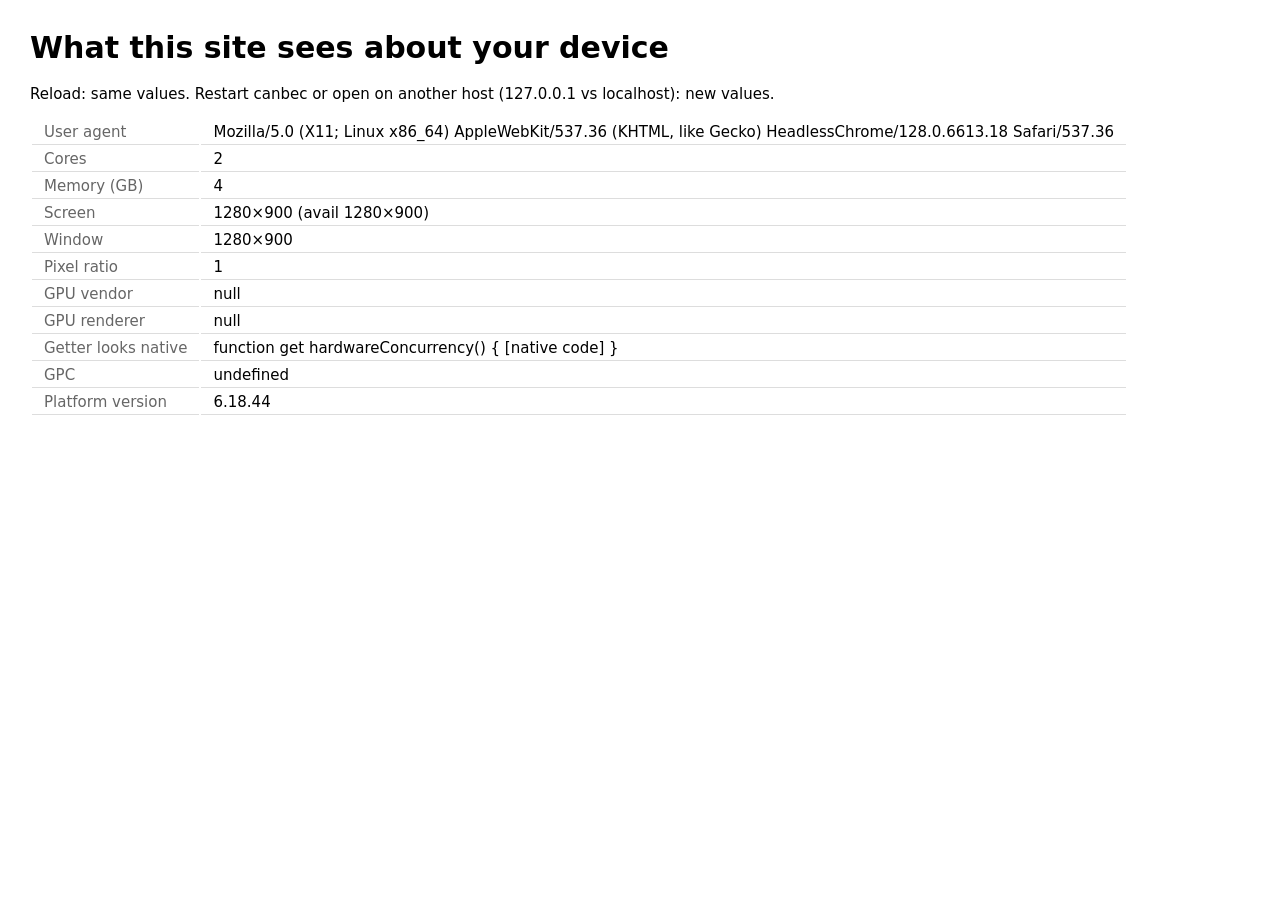
<file: test/fixtures/persona/index.html>
<!doctype html>
<meta charset="utf-8">
<title>canbec device check</title>
<style>body{font:15px system-ui;margin:2em}td{padding:3px 12px;border-bottom:1px solid #ddd}td:first-child{color:#666}</style>
<h1>What this site sees about your device</h1>
<p>Reload: same values. Restart canbec or open on another host (127.0.0.1 vs localhost): new values.</p>
<table id="t"></table>
<script>
  const gl = document.createElement("canvas").getContext("webgl");
  const rows = {
    "User agent": navigator.userAgent,
    "Cores": navigator.hardwareConcurrency,
    "Memory (GB)": navigator.deviceMemory ?? "not exposed",
    "Screen": `${screen.width}×${screen.height} (avail ${screen.availWidth}×${screen.availHeight})`,
    "Window": `${outerWidth}×${outerHeight}`,
    "Pixel ratio": devicePixelRatio,
    "GPU vendor": gl ? gl.getParameter(0x9245) : "no WebGL",
    "GPU renderer": gl ? gl.getParameter(0x9246) : "no WebGL",
    "Getter looks native": String(Object.getOwnPropertyDescriptor(Navigator.prototype, "hardwareConcurrency").get),
    "GPC": navigator.globalPrivacyControl,
  };
  const add = (k, v) => document.getElementById("t").insertAdjacentHTML("beforeend", `<tr><td>${k}</td><td>${v}</td></tr>`);
  for (const [k, v] of Object.entries(rows)) add(k, v);
  navigator.userAgentData?.getHighEntropyValues(["platformVersion", "architecture"]).then((v) => add("Platform version", v.platformVersion));
</script>
</file>
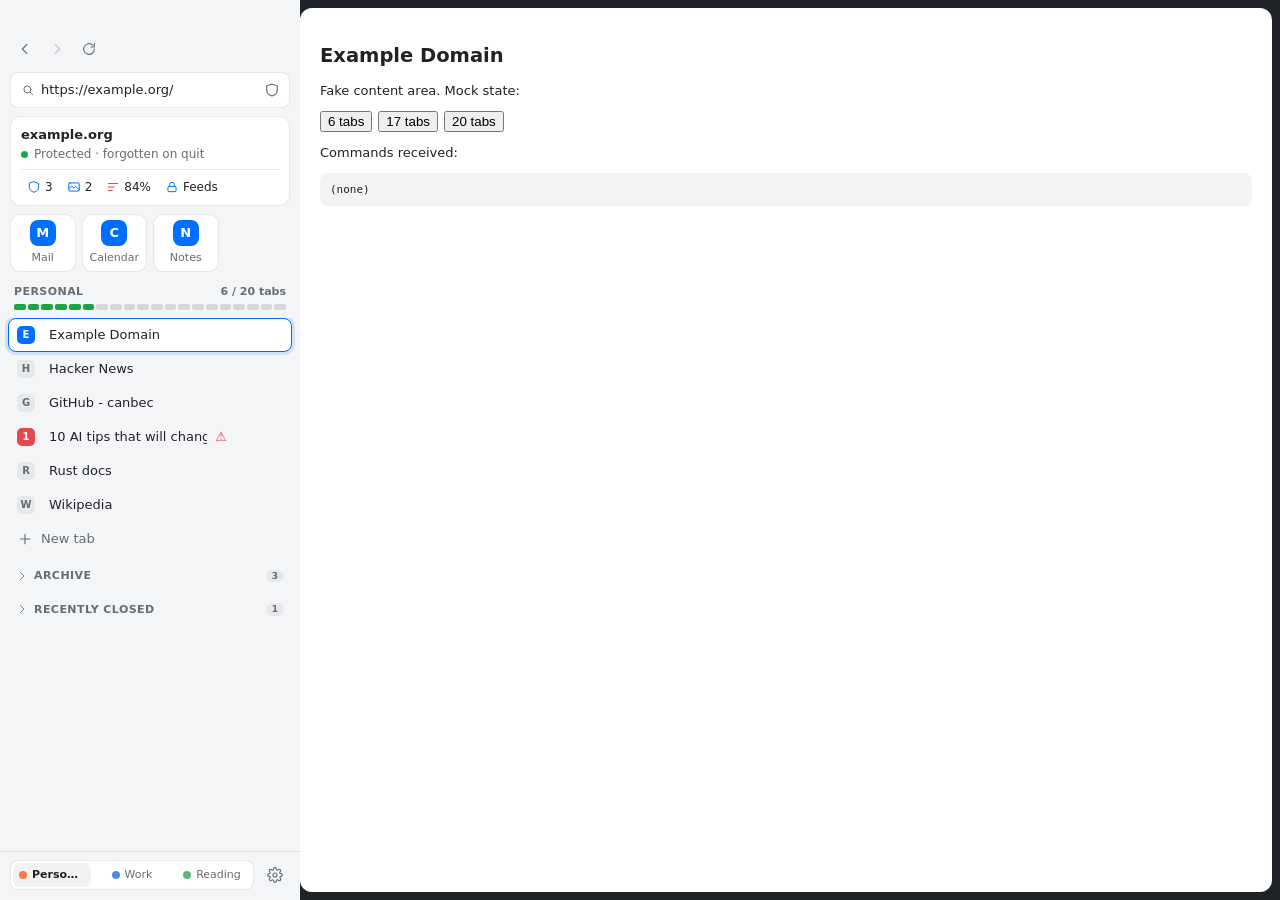
<file: src/ui/mock.html>
<!doctype html>
<html><head><meta charset="utf-8"><title>canbec UI mock</title>
<style>
body{margin:0;display:flex;height:100vh;font:13px system-ui;background:#1f2328}
iframe{width:300px;border:0;flex:none;height:100%}
#c{flex:1;margin:8px 8px 8px 0;background:#fff;border-radius:12px;padding:20px;overflow:auto;color:#222}
#c button{margin-right:6px}
pre{background:#f3f3f3;padding:10px;border-radius:8px;font-size:11px;white-space:pre-wrap}
</style></head><body>
<iframe id="f" src="sidebar.html?mock"></iframe>
<div id="c"><h2>Example Domain</h2><p>Fake content area. Mock state:</p>
<button onclick="go(6)">6 tabs</button><button onclick="go(17)">17 tabs</button><button onclick="go(20)">20 tabs</button>
<p>Commands received:</p><pre id="log">(none)</pre></div>
<script>
function st(n){
 var tabs=[["Example Domain","https://example.org/"],["Hacker News","https://news.ycombinator.com/"],["GitHub - canbec","https://github.com/canbec"],["10 AI tips that will change your life","https://aislop.example/tips"],["Rust docs","https://doc.rust-lang.org/"],["Wikipedia","https://wikipedia.org/"]];
 var a=[];for(var i=0;i<n;i++){var t=tabs[i]||["Extra tab "+(i+1),"https://example.com/"+i];a.push({id:i+1,title:t[0],url:t[1],active:i==0,slop:i==3})}
 return{current:{url:"https://example.org/",title:"Example Domain",slop:false,loading:false,canGoBack:true,canGoForward:false,adsHidden:3,aiImages:2,aiText:84},
 tabs:a,tabLimit:20,
 archive:[{folder:"GitHub",tabs:[{id:101,title:"Issue #42: fix tabs",url:"https://github.com/x/y/issues/42",idleDays:4},{id:102,title:"Pull request: sidebar",url:"https://github.com/x/y/pull/7",idleDays:6}]},{folder:"Docs",tabs:[{id:103,title:"MDN: details element",url:"https://developer.mozilla.org/",idleDays:3}]}],
 essentials:[{title:"Mail",url:"https://mail.example/"},{title:"Calendar",url:"https://cal.example/"},{title:"Notes",url:"https://notes.example/"}],
 workspaces:[{id:"personal",name:"Personal",color:"#ff7a45",active:true},{id:"work",name:"Work",color:"#4a90d9",active:false},{id:"read",name:"Reading",color:"#5bb974",active:false}],
 feedLock:{locked:true,unlockedUntil:null},slopCount:12,sharedSlopCount:340,stayLoggedIn:["github.com"],extensions:["Dark Reader"],aiText:{state:"on"},closed:[{id:201,title:"Old search",url:"https://noai.duckduckgo.com/",idleDays:1}]}}
var cur=6,f=document.getElementById("f"),log=[];
function go(n){cur=n;f.contentWindow.postMessage({canbecState:st(n)},"*")}
addEventListener("message",function(e){var d=e.data||{};if(d.canbecReady)go(cur);
 if(d.canbecCmd){log.unshift(d.canbecCmd);document.getElementById("log").textContent=log.slice(0,8).join("\n")}});
</script></body></html>
</file>
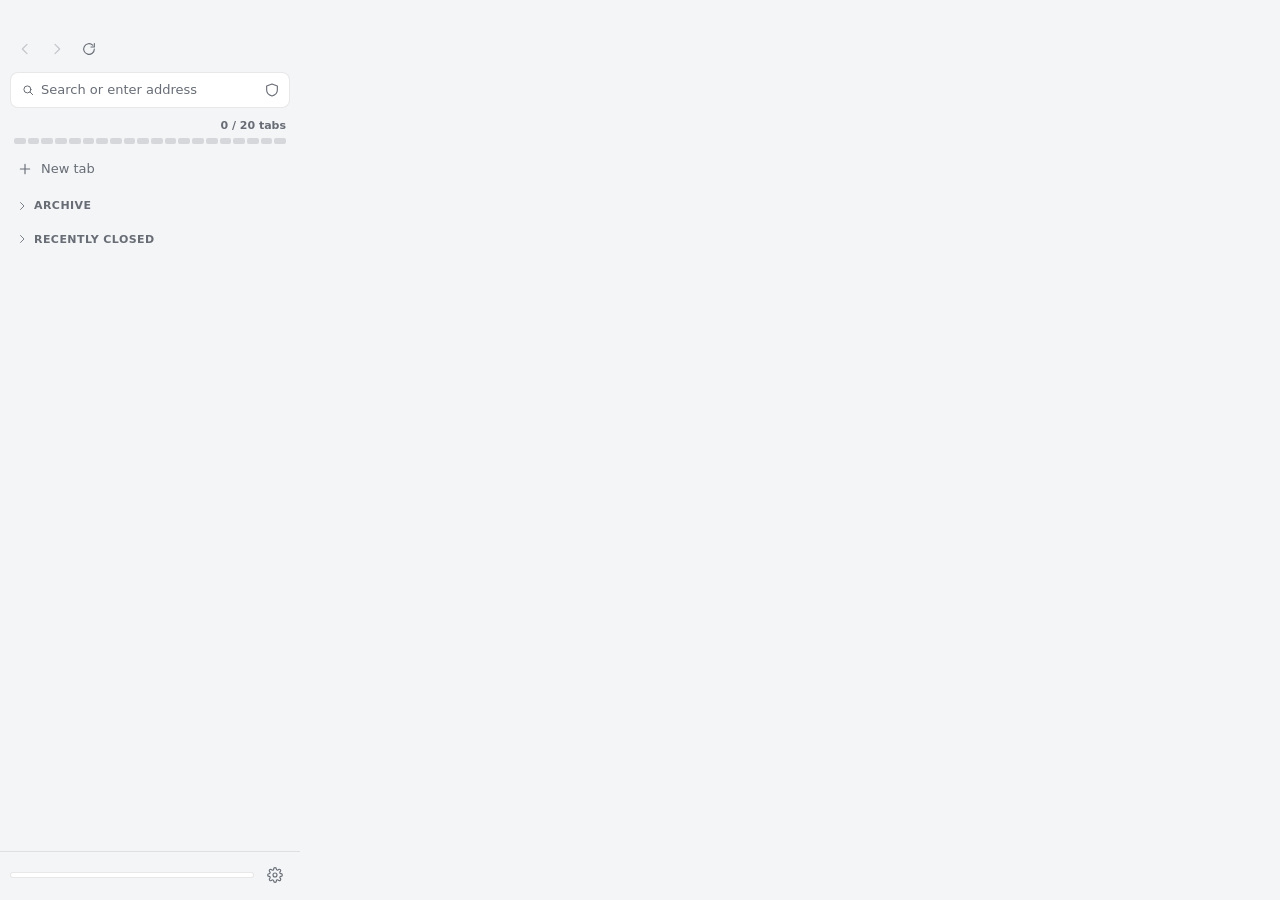
<file: src/ui/sidebar.html>
<!doctype html>
<html lang="en"><head><meta charset="utf-8"><title>canbec</title>
<meta name="viewport" content="width=device-width,initial-scale=1">
<style>
/* Look: UniFi-like. Flat grey frame, white bordered cards, one blue accent, green status dots. */
:root{--bg:#f4f5f7;--fg:#212327;--mut:#676c75;--card:#fff;--hov:rgba(33,35,39,.06);--act:#fff;--line:rgba(33,35,39,.1);--acc:#006fff;--ok:#1ea446;--amber:#d48806;--red:#e5484d;--sh:0 1px 2px rgba(33,35,39,.08)}
@media (prefers-color-scheme:dark){:root{--bg:#131417;--fg:#eef0f3;--mut:#9aa0a9;--card:#1c1e22;--hov:rgba(238,240,243,.07);--act:#25282d;--line:rgba(238,240,243,.1);--acc:#4c97ff;--ok:#38cc65;--amber:#f5b73b;--red:#ff6b6b;--sh:0 1px 2px rgba(0,0,0,.4)}}
*{box-sizing:border-box;margin:0}
html,body{height:100%}
html{background:var(--bg)}
/* The sidebar webview spans the window; the site floats over the rest as a card. */
body{width:300px}
body{background:var(--bg);color:var(--fg);font:13px/1.4 system-ui,-apple-system,"Segoe UI",Roboto,sans-serif;display:flex;flex-direction:column;user-select:none;-webkit-user-select:none;overflow:hidden;-webkit-font-smoothing:antialiased}
button{font:inherit;color:inherit;background:none;border:0;cursor:pointer;border-radius:8px;display:inline-flex;align-items:center;justify-content:center}
button:hover{background:var(--hov)}
:focus-visible{outline:2px solid var(--acc);outline-offset:1px}
svg{width:16px;height:16px;fill:none;stroke:currentColor;stroke-width:1.7;stroke-linecap:round;stroke-linejoin:round;flex:none}
.ib{width:30px;height:30px;color:var(--mut)}.ib:hover{color:var(--fg)}.ib:disabled{opacity:.35;cursor:default;background:none}
.ib.spin svg{animation:sp 1s linear infinite}@keyframes sp{to{transform:rotate(360deg)}}
.card{background:var(--card);border:1px solid var(--line);border-radius:10px}
.led{width:7px;height:7px;border-radius:50%;background:var(--mut);flex:none;display:inline-block}
.led.ok{background:var(--ok)}.led.amber{background:var(--amber)}.led.red{background:var(--red)}.led.acc{background:var(--acc)}
.cap{font-size:11px;font-weight:600;letter-spacing:.04em;text-transform:uppercase;color:var(--mut)}
#top{height:28px;flex:none;-webkit-app-region:drag}
#top.winctl{display:flex;justify-content:flex-end;gap:2px;padding:4px 6px 0}
#top.winctl button{width:28px;height:22px;border:0;border-radius:6px;background:transparent;color:var(--mut);display:grid;place-items:center;cursor:pointer}
#top.winctl button:hover{background:var(--hov);color:var(--fg)}
#top.winctl button.x:hover{background:var(--red);color:#fff}
#top.winctl svg{width:14px;height:14px;fill:none;stroke:currentColor;stroke-width:2;stroke-linecap:round}
#nav{display:flex;gap:2px;padding:0 10px 8px 10px;margin-top:6px}
#nav .sp{flex:1}
#bar{display:flex;align-items:center;gap:4px;margin:0 10px 8px;padding:0 3px 0 10px;background:var(--card);border:1px solid var(--line);border-radius:8px;height:36px}
#bar>svg{color:var(--mut);width:14px;height:14px}
#bar:focus-within{border-color:var(--acc);box-shadow:0 0 0 3px color-mix(in srgb,var(--acc) 15%,transparent)}
#url{flex:1;min-width:0;background:none;border:0;outline:0;color:inherit;font:inherit;user-select:text;-webkit-user-select:text}
#url::placeholder,#fq::placeholder,.inp::placeholder{color:var(--mut)}
#shield{width:28px;height:28px;color:var(--mut)}
#shield.on{color:#fff;background:var(--red)}
#findbar{display:flex;align-items:center;gap:2px;margin:0 10px 8px;padding:0 3px 0 10px;background:var(--card);border:1px solid var(--acc);border-radius:8px;height:36px}
#findbar[hidden]{display:none}
#fq{flex:1;min-width:0;background:none;border:0;outline:0;color:inherit;font:inherit;user-select:text;-webkit-user-select:text}
/* Current site: a status card like a UniFi device tile. */
#site{margin:0 10px 8px;padding:9px 10px 6px}
/* Camera / mic prompt (Linux: the engine has none). */
#perm{margin:0 10px 8px;padding:10px;border-color:var(--acc);box-shadow:0 0 0 3px color-mix(in srgb,var(--acc) 15%,transparent)}
#perm .ph{display:flex;gap:8px;align-items:flex-start;font-size:13px}#perm .ph svg{color:var(--acc);margin-top:1px}
#perm p{font-size:11px;color:var(--mut);margin:4px 0 8px 24px}#perm .btns{margin-left:24px}
#site[hidden]{display:none}
.sh{display:flex;align-items:center;gap:6px}
.sh b{flex:1;min-width:0;overflow:hidden;text-overflow:ellipsis;white-space:nowrap;font-weight:600}
.ss{display:flex;align-items:center;gap:6px;font-size:12px;color:var(--mut);margin-top:2px}
.st2{display:flex;gap:2px;margin-top:6px;padding-top:5px;border-top:1px solid var(--line)}
.stat{display:inline-flex;align-items:center;gap:4px;height:24px;padding:0 6px;border-radius:6px;font-size:12px;font-variant-numeric:tabular-nums;color:var(--mut);opacity:.55}
.stat.on{opacity:1;color:var(--fg)}.stat.on svg{color:var(--acc)}.stat.hot svg{color:var(--red)}
.stat svg{width:14px;height:14px}
#chips{display:flex;gap:6px;padding:0 10px;flex-wrap:wrap}
#chips:not(:empty){margin-bottom:8px}
.chip{display:inline-flex;align-items:center;gap:5px;font-size:11px;padding:3px 8px;background:var(--card);border:1px solid var(--line);border-radius:20px;color:var(--mut)}
.chip svg{width:12px;height:12px}
#ess{display:grid;grid-template-columns:repeat(4,1fr);gap:6px;padding:0 10px 10px}
#ess:empty{display:none}
.ess{flex-direction:column;gap:4px;height:58px;background:var(--card);border:1px solid var(--line);font-size:11px;color:var(--mut);padding:4px;min-width:0;border-radius:10px}
.ess:hover{border-color:var(--acc);background:var(--card)}
.ess b{width:26px;height:26px;border-radius:8px;background:var(--acc);color:#fff;display:flex;align-items:center;justify-content:center;font-size:13px}
.ess span{max-width:100%;overflow:hidden;text-overflow:ellipsis;white-space:nowrap}
/* Tab budget: a segmented meter, like UniFi's uptime bar. */
#tabhead{display:flex;align-items:center;gap:6px;padding:2px 14px 0}
#ws{flex:1;min-width:0;overflow:hidden;text-overflow:ellipsis;white-space:nowrap}
#cnt{font-size:11px;font-weight:600;color:var(--mut);font-variant-numeric:tabular-nums}
#cnt.amber{color:var(--amber)}#cnt.red{color:var(--red)}
#meter{display:flex;gap:2px;height:6px;margin:5px 14px 8px}
#meter i{flex:1;border-radius:2px;background:var(--line);background:color-mix(in srgb,var(--mut) 22%,transparent)}
#meter i.on{background:var(--ok)}#meter.amber i.on{background:var(--amber)}#meter.red i.on{background:var(--red)}
#main{flex:1;overflow-y:auto;padding:0 8px 6px}
.tab{display:flex;align-items:center;gap:8px;height:34px;padding:0 4px 0 8px;border-radius:8px;cursor:pointer;position:relative;border:1px solid transparent}
.tab:hover{background:var(--hov)}
.tab.act{background:var(--act);border-color:var(--acc);box-shadow:0 0 0 3px color-mix(in srgb,var(--acc) 15%,transparent)}
.tab:focus-within{outline:2px solid var(--acc);outline-offset:-2px}
.tab .t{flex:1;min-width:0;overflow:hidden;text-overflow:ellipsis;white-space:nowrap;background:none;justify-content:flex-start;height:100%;border-radius:0;text-align:left}
.tab .t:hover{background:none}.tab .t:focus-visible{outline:0}
.dot{width:18px;height:18px;border-radius:5px;background:var(--hov);color:var(--mut);font-size:10px;font-weight:700;display:flex;align-items:center;justify-content:center;flex:none}
.act .dot{background:var(--acc);color:#fff}
.warn{color:var(--red);font-size:13px}
.tab .x{width:22px;height:22px;opacity:0;border-radius:6px}
.tab .x svg{width:12px;height:12px}
.tab:hover .x,.tab:focus-within .x{opacity:.7}.tab .x:hover{opacity:1}
.tab.slop .dot{background:var(--red);color:#fff}
.row{width:100%;justify-content:flex-start;gap:8px;height:34px;padding:0 9px;color:var(--mut)}
.row:hover{color:var(--acc)}
details{margin-top:6px}
summary{list-style:none;cursor:pointer;display:flex;align-items:center;gap:6px;padding:6px 8px;font-size:11px;font-weight:600;letter-spacing:.04em;text-transform:uppercase;color:var(--mut);border-radius:8px}
summary:hover{background:var(--hov)}summary::-webkit-details-marker{display:none}
summary svg{width:12px;height:12px;transition:transform .15s}details[open]>summary svg{transform:rotate(90deg)}
summary small{margin-left:auto;font-weight:600;letter-spacing:0;padding:0 6px;border-radius:10px;background:var(--hov)}
.fold{padding:4px 8px 2px;font-weight:600;font-size:12px}
.arc{display:flex;width:100%;justify-content:flex-start;gap:8px;height:30px;padding:0 8px 0 18px;color:var(--mut)}
.arc span:first-child{flex:1;overflow:hidden;text-overflow:ellipsis;white-space:nowrap;text-align:left}
.arc small{font-size:11px;opacity:.8}
.empty{padding:2px 10px;color:var(--mut);font-size:12px}
#foot{flex:none;display:flex;align-items:center;gap:6px;padding:8px 10px 10px;border-top:1px solid var(--line)}
#hint{display:none;font-size:11px;color:var(--red);padding:0 12px 4px}
#hint.show{display:block}
.chip.notice{color:var(--red);background:transparent;border:1px solid var(--red)}
/* Profiles: a segmented control. */
#wsd{display:flex;gap:2px;flex:1;min-width:0;padding:2px;background:var(--card);border:1px solid var(--line);border-radius:8px;overflow:hidden}
.wd{flex:1;min-width:0;height:24px;gap:5px;padding:0 6px;font-size:11px;color:var(--mut);border-radius:6px}
.wd span{overflow:hidden;text-overflow:ellipsis;white-space:nowrap}
.wd i{width:8px;height:8px;border-radius:50%;display:block;flex:none}
.wd.act{background:var(--hov);color:var(--fg);font-weight:600}
/* Settings: a full-window page. The core hides the website card while it's open. */
#set{display:none;flex:1;min-height:0}
body.settings{width:100%;font-size:14px}
body.settings>:not(#top):not(#set){display:none}
body.settings #set{display:grid;grid-template-columns:232px minmax(0,1fr)}
#snav{overflow-y:auto;padding:4px 10px 16px;border-right:1px solid var(--line)}
#snav h1{font-size:18px;font-weight:600;margin:4px 10px 12px}
.nl{width:100%;justify-content:flex-start;gap:10px;height:34px;padding:0 10px;color:var(--mut);font-size:13px}
.nl svg{width:16px;height:16px}
.nl.act{background:var(--hov);color:var(--acc);font-weight:600}
#sbody{position:relative;overflow-y:auto;padding:0 32px 48px}
#sbody section{max-width:760px;margin:0 auto}
#shead{position:sticky;top:0;z-index:1;display:flex;gap:8px;max-width:760px;margin:0 auto;padding:4px 0 10px;background:var(--bg)}
.key{display:flex;justify-content:space-between;padding:4px 0;border-bottom:1px solid var(--line)}.key:last-child{border:0}
kbd{font:12px ui-monospace,monospace;background:var(--bg);border:1px solid var(--line);border-radius:5px;padding:1px 6px}
#set h2{font-size:12px;font-weight:600;letter-spacing:.04em;text-transform:uppercase;color:var(--mut);margin:22px 0 8px}
[hidden]{display:none!important}
#set section{scroll-margin-top:56px}
#set p{color:var(--mut);font-size:13px;margin:0 0 8px}
.sec{background:var(--card);border:1px solid var(--line);border-radius:10px;padding:14px 16px}
.btns{display:flex;gap:6px;flex-wrap:wrap;align-items:center}
.btn{height:30px;padding:0 12px;background:var(--act);border:1px solid var(--line);font-size:12px;font-weight:500}
.btn:hover{border-color:var(--acc);color:var(--acc);background:var(--act)}
.btn.pri,#sdone{background:var(--acc);border-color:var(--acc);color:#fff}.btn.pri:hover,#sdone:hover{color:#fff;opacity:.9;background:var(--acc)}
.btn:disabled{opacity:.45;cursor:default}
.btn.warn{color:var(--red)}
.st{font-weight:600;margin-bottom:6px}
.pin{display:flex;align-items:center;gap:8px;height:32px;border-bottom:1px solid var(--line)}.pin:last-child{border:0}
.pin span{flex:1;overflow:hidden;text-overflow:ellipsis;white-space:nowrap}
.pin .x{width:22px;height:22px;color:var(--mut)}.pin .x svg{width:12px;height:12px}
#icons{display:grid;grid-template-columns:repeat(auto-fill,minmax(84px,1fr));gap:6px}
.ico{flex-direction:column;gap:3px;padding:6px 2px;font-size:10px;color:var(--mut);border:1px solid var(--line)}
.ico img{width:36px;height:36px;border-radius:9px}
.ico.act{border-color:var(--acc);color:var(--fg);box-shadow:0 0 0 3px color-mix(in srgb,var(--acc) 15%,transparent)}
.inp{flex:1;min-width:0;height:30px;padding:0 10px;border:1px solid var(--line);border-radius:8px;background:var(--card);color:inherit;font:inherit;font-size:12px;outline:0;user-select:text;-webkit-user-select:text}
.inp:focus{border-color:var(--acc)}
.lnk{color:var(--acc);cursor:pointer;padding:0;border-radius:0}.lnk:hover{background:none;text-decoration:underline}
/* Settings overview: one tile per area, like UniFi's Site Manager. */
#ov{display:grid;grid-template-columns:repeat(auto-fill,minmax(210px,1fr));gap:10px}
.tile{display:block;text-align:left;padding:12px 14px 10px;border-radius:10px;background:var(--card);border:1px solid var(--line);transition:border-color .12s,box-shadow .12s}
.tile:hover{background:var(--card);border-color:var(--acc);box-shadow:0 0 0 3px color-mix(in srgb,var(--acc) 15%,transparent)}
.tile .th{display:flex;align-items:center;gap:8px;font-weight:600;font-size:14px}
.tile .th svg{color:var(--mut)}
.tile .th em{margin-left:auto;font-style:normal;font-size:12px;font-weight:500;color:var(--acc)}
.tile .ts{display:flex;align-items:center;gap:6px;font-size:12px;color:var(--mut);margin:4px 0 8px}
.tile .tb{display:flex;gap:2px;height:5px}.tile .tb i{flex:1;border-radius:2px;background:var(--line);background:color-mix(in srgb,var(--mut) 22%,transparent)}
.tile .tb i.ok{background:var(--ok)}.tile .tb i.amber{background:var(--amber)}.tile .tb i.red{background:var(--red)}
.tile .tf{display:flex;justify-content:space-between;font-size:11px;color:var(--mut);margin-top:6px;padding-top:6px;border-top:1px solid var(--line)}

/* Layout picker (Settings → Appearance): little window diagrams. */
#lays{display:grid;grid-template-columns:repeat(auto-fill,minmax(140px,1fr));gap:8px}
.lay{flex-direction:column;align-items:stretch;gap:6px;padding:8px;border:1px solid var(--line);background:var(--card);font-size:12px;color:var(--mut);text-align:left}
.lay:hover{border-color:var(--acc);background:var(--card)}
.lay.act{border-color:var(--acc);color:var(--fg);box-shadow:0 0 0 3px color-mix(in srgb,var(--acc) 15%,transparent)}
.lay b{font-weight:600;color:var(--fg)}
.lay .win{position:relative;height:64px;border-radius:6px;background:var(--bg);border:1px solid var(--line);overflow:hidden}
.lay .win i{position:absolute;border-radius:3px;background:var(--acc);opacity:.18}
.lay .win u{position:absolute;border-radius:3px;background:var(--card);border:1px solid var(--line)}
#srch,#more,#drop{display:none}
/* Top bar panel: the sidebar's other parts move in here (placeDrop) and drop down on ▾. */
body.l-top.peek:not(.settings) #drop{display:block;position:fixed;top:48px;left:0;bottom:0;width:312px;overflow-y:auto;padding:4px 4px 12px 10px;z-index:2}
#drop #site{margin:0 0 8px}#drop #ess{padding:0 0 10px}#drop #tabhead{padding:2px 4px 0}#drop #meter{margin:5px 4px 8px}#drop #wsd{flex:none;margin:6px 0 2px}
body.l-top:not(.settings) #more{display:inline-flex}
body.l-top.peek #more{color:var(--acc);background:var(--hov)}body.l-top.peek #more svg{transform:rotate(180deg)}
/* Compact: same sidebar, 240 px. */
body.l-compact:not(.settings){width:240px}
body.l-compact:not(.settings) #ess{grid-template-columns:repeat(3,1fr)}
body.l-compact:not(.settings) .wd span{display:none}
body.l-compact:not(.settings) .wd{flex:0 0 28px;padding:0}
body.l-compact:not(.settings) .stat{padding:0 4px}
/* Rail: 64 px of icons. Search / Cmd+L / Cmd+F "peek" back to the full sidebar. */
body.l-rail:not(.peek):not(.settings){width:64px}
body.l-rail:not(.peek):not(.settings) #nav{flex-direction:column;align-items:center;padding:0 0 8px;gap:2px}
body.l-rail:not(.peek):not(.settings) #nav .sp{display:none}
body.l-rail:not(.peek):not(.settings) #srch{display:inline-flex}
body.l-rail:not(.peek):not(.settings) :is(#chips,#bar,#findbar,#site,#tabhead,#meter,#hint,#arch,#clo){display:none}
body.l-rail:not(.peek):not(.settings) #ess{grid-template-columns:1fr;padding:0 12px 8px;gap:6px}
body.l-rail:not(.peek):not(.settings) .ess{height:40px;padding:0}
body.l-rail:not(.peek):not(.settings) .ess span{display:none}
body.l-rail:not(.peek):not(.settings) #main{padding:4px 10px;border-top:1px solid var(--line)}
body.l-rail:not(.peek):not(.settings) .tab{justify-content:center;padding:0;height:40px}
body.l-rail:not(.peek):not(.settings) .tab .dot{width:26px;height:26px;font-size:12px;border-radius:7px}
body.l-rail:not(.peek):not(.settings) .tab .t{position:absolute;inset:0;font-size:0;color:transparent}
body.l-rail:not(.peek):not(.settings) .tab :is(.x,.warn){display:none}
body.l-rail:not(.peek):not(.settings) .row{justify-content:center;padding:0}
body.l-rail:not(.peek):not(.settings) .row span{display:none}
body.l-rail:not(.peek):not(.settings) #foot{flex-direction:column;padding:8px 0 10px}
body.l-rail:not(.peek):not(.settings) #wsd{flex-direction:column;flex:none;width:36px}
body.l-rail:not(.peek):not(.settings) .wd{flex:none;height:26px;padding:0}
body.l-rail:not(.peek):not(.settings) .wd span{display:none}
body.l-rail:not(.peek):not(.settings) #top.winctl{flex-direction:column;align-items:center;height:auto;padding:4px 0}
/* Top bar: one 48 px strip; the website card starts under it and gets the full width. */
body.l-top:not(.settings){width:100%;height:48px;flex-direction:row;align-items:center;gap:6px;padding:0 8px}
body.l-top:not(.settings) #top{position:absolute;inset:0 0 auto 0;height:48px;z-index:0;padding-top:0;align-items:center}
body.l-top:not(.settings)>:not(#top){position:relative;z-index:1}
body.l-top:not(.settings) #hint{display:none}
body.l-top:not(.settings) #nav{margin:0;padding:0}
body.l-top:not(.settings) #nav .sp{display:none}
body.l-top:not(.settings) :is(#bar,#findbar){flex:0 1 380px;min-width:160px;margin:0;height:32px}
body.l-top:not(.settings) #chips{padding:0;flex-wrap:nowrap}
body.l-top:not(.settings) #chips:not(:empty){margin:0}
body.l-top:not(.settings) #main>*{pointer-events:auto}
body.l-top:not(.settings) #main{pointer-events:none;flex:1;min-width:0;display:flex;align-items:center;overflow-x:auto;overflow-y:hidden;padding:0;scrollbar-width:none}
body.l-top:not(.settings) #main::-webkit-scrollbar{display:none}
body.l-top:not(.settings) #tabs{display:flex;gap:2px}
body.l-top:not(.settings) .tab{flex:0 0 168px;height:32px}
body.l-top:not(.settings) .row{width:32px;height:32px;padding:0;justify-content:center;flex:none}
body.l-top:not(.settings) .row span{display:none}
body.l-top:not(.settings) #foot{border:0;padding:0}
body.l-top.mac:not(.settings){padding-left:80px}
body.l-top:not(.settings):has(#top.winctl){padding-right:104px}
</style></head><body>
<div id="top"></div>
<div id="nav">
 <button class="ib" id="back" aria-label="Back"><svg viewBox="0 0 24 24" fill="none" stroke="currentColor" stroke-width="1.8" stroke-linecap="round" stroke-linejoin="round"><path d="M15 5l-7 7 7 7"/></svg></button>
 <button class="ib" id="fwd" aria-label="Forward"><svg viewBox="0 0 24 24" fill="none" stroke="currentColor" stroke-width="1.8" stroke-linecap="round" stroke-linejoin="round"><path d="M9 5l7 7-7 7"/></svg></button>
 <button class="ib" id="rl" aria-label="Reload"><svg viewBox="0 0 24 24" fill="none" stroke="currentColor" stroke-width="1.8" stroke-linecap="round" stroke-linejoin="round"><path d="M20 12a8 8 0 1 1-2.5-5.8M20 4v5h-5"/></svg></button>
 <span class="sp"></span>
 <button class="ib" id="srch" aria-label="Search or enter address"><svg viewBox="0 0 24 24" fill="none" stroke="currentColor" stroke-width="1.8" stroke-linecap="round" stroke-linejoin="round"><circle cx="11" cy="11" r="6"/><path d="M20 20l-4.5-4.5"/></svg></button>
</div>
<form id="bar" autocomplete="off">
 <svg viewBox="0 0 24 24" fill="none" stroke="currentColor" stroke-width="1.8" stroke-linecap="round" stroke-linejoin="round" aria-hidden="true"><circle cx="11" cy="11" r="6"/><path d="M20 20l-4.5-4.5"/></svg>
 <input id="url" type="text" spellcheck="false" placeholder="Search or enter address" aria-label="Address or search">
 <button type="button" class="ib" id="shield" aria-label="Tag this site as AI slop" aria-pressed="false" title="Tag this site as AI slop"><svg viewBox="0 0 24 24" fill="none" stroke="currentColor" stroke-width="1.8" stroke-linecap="round" stroke-linejoin="round"><path d="M12 3l8 3v6c0 4.5-3.4 7.7-8 9-4.6-1.3-8-4.5-8-9V6z"/></svg></button>
</form>
<form id="findbar" autocomplete="off" hidden>
 <input id="fq" type="search" spellcheck="false" placeholder="Find in page" aria-label="Find in page">
 <button type="button" class="ib" id="fprev" aria-label="Previous match"><svg viewBox="0 0 24 24" fill="none" stroke="currentColor" stroke-width="1.8" stroke-linecap="round" stroke-linejoin="round"><path d="M6 15l6-6 6 6"/></svg></button>
 <button type="button" class="ib" id="fnext" aria-label="Next match"><svg viewBox="0 0 24 24" fill="none" stroke="currentColor" stroke-width="1.8" stroke-linecap="round" stroke-linejoin="round"><path d="M6 9l6 6 6-6"/></svg></button>
 <button type="button" class="ib" id="fx" aria-label="Close find"><svg viewBox="0 0 24 24" fill="none" stroke="currentColor" stroke-width="1.8" stroke-linecap="round" stroke-linejoin="round"><path d="M6 6l12 12M18 6L6 18"/></svg></button>
</form>
<div id="perm" class="card" role="alertdialog" aria-labelledby="permq" hidden>
 <div class="ph"><svg viewBox="0 0 24 24" fill="none" stroke="currentColor" stroke-width="1.8" stroke-linecap="round" stroke-linejoin="round"><rect x="3" y="7" width="13" height="10" rx="2"/><path d="M16 11l5-3v8l-5-3"/></svg><b id="permq"></b></div>
 <p>Until you close canbec. The answer is never saved.</p>
 <div class="btns"><button class="btn pri" id="pyes">Allow</button><button class="btn" id="pno">Block</button></div>
</div>
<div id="site" class="card" hidden>
 <div class="sh"><b id="shost"></b></div>
 <div class="ss" id="sstat"></div>
 <div class="st2" id="sstats"></div>
</div>
<div id="chips"></div>
<div id="ess"></div>
<div id="tabhead"><span id="ws" class="cap"></span><span id="cnt" role="status"></span></div>
<div id="meter" aria-hidden="true"></div>
<div id="main">
 <div id="tabs"></div>
 <button class="row" id="new" aria-label="New tab" title="New tab"><svg viewBox="0 0 24 24" fill="none" stroke="currentColor" stroke-width="1.8" stroke-linecap="round" stroke-linejoin="round"><path d="M12 5v14M5 12h14"/></svg><span>New tab</span></button>
 <div id="hint" style="padding:0 8px"></div>
 <details id="arch"><summary><svg viewBox="0 0 24 24" fill="none" stroke="currentColor" stroke-width="1.8" stroke-linecap="round" stroke-linejoin="round"><path d="M9 5l7 7-7 7"/></svg>Archive<small id="arcn"></small></summary><div id="arc"></div></details>
 <details id="clo"><summary><svg viewBox="0 0 24 24" fill="none" stroke="currentColor" stroke-width="1.8" stroke-linecap="round" stroke-linejoin="round"><path d="M9 5l7 7-7 7"/></svg>Recently closed<small id="cln"></small></summary><input id="clq" class="inp" placeholder="Search closed tabs" aria-label="Search closed tabs" autocomplete="off" style="margin:4px 0"><div id="cl"></div></details>
</div>
<div id="set" aria-label="Settings">
 <nav id="snav"><h1>Settings</h1><div id="slinks"></div></nav>
 <div id="sbody">
 <div id="shead"><input id="sq" class="inp" type="search" placeholder="Search settings" aria-label="Search settings" autocomplete="off"><button class="btn" id="sdone">Done</button></div>
 <section id="s-overview"><h2>Overview</h2><div id="ov"></div></section>
 <section id="s-profiles"><h2>Profiles</h2>
  <div class="sec"><p>Each profile has its own tabs, slop tags and logins. Switch with the profile bar at the bottom of the sidebar. <b>AI agents</b> lets tools like Claude browse as that profile through canbec's filters: add <code>canbec --mcp</code> as an MCP server. Best on its own profile without your logins.</p><div id="profs"></div>
  <form id="padd" class="btns" style="margin-top:6px" autocomplete="off"><input id="pname" class="inp" maxlength="24" placeholder="New profile, e.g. Work" aria-label="New profile name"><button class="btn">Add</button></form></div></section>
 <section id="s-default"><h2>Default browser</h2>
  <div class="sec"><div class="st" id="dbst"></div><p id="dbp"></p><div class="btns"><button class="btn pri" id="dbon">Make canbec your default browser</button></div></div></section>
 <section id="s-feeds"><h2>News feeds</h2>
  <div class="sec"><div class="st" id="fst"></div><p id="fhelp"></p><div class="btns" id="fbt"></div></div></section>
 <section id="s-privacy"><h2>Privacy</h2>
  <div class="sec"><div class="st">Fresh browser on every start</div><p>Cookies, storage and cache are forgotten when you quit, and every site sees a slightly different fingerprint. Trackers can't recognise you next time.</p>
  <p>Sites ask before they use your camera or microphone; canbec doesn't save the answers.</p>
  <div id="kept"></div><div class="btns" style="margin-top:6px"><button class="btn" id="keep"></button></div></div></section>
 <section id="s-tools"><h2>Privacy tools</h2>
  <div class="sec" id="tools"></div></section>
 <section id="s-adult"><h2>Adult content</h2>
  <div class="sec"><div class="st">Always blocked</div><p>There is no switch for this, on purpose. The list updates every week and works offline too.</p>
  <div class="st" id="dnst"></div><p id="dnsp" style="margin:0 0 6px">Family DNS blocks adult sites in every app on this computer, not only here.</p>
  <div class="btns"><button class="btn" id="dnson">Turn on for this computer…</button><button class="lnk" id="dnsg">How it works and how to undo</button></div></div></section>
 <section id="s-slop"><h2>AI slop</h2>
  <div class="sec"><div class="st" id="sst"></div><p>Share your tags as a text file, or import someone else's. To follow a list, put its link into <b>slop-lists.txt</b> in the config folder.</p>
  <div class="btns"><button class="btn" id="sexp">Export list</button><button class="btn" id="simp">Import list</button></div><input type="file" id="sfile" accept=".txt,text/plain" hidden></div></section>
 <section id="s-aitext"><h2>AI text hints</h2>
  <div class="sec"><div class="st" id="ast"></div><p>Optional: a small model on this computer guesses whether a page's text reads like AI. Off by default, and a ~90 MB download. Pages never leave your computer. It's often wrong on short or edited text, so it only shows a quiet hint when it's fairly sure.</p><div class="btns"><button class="btn" id="aon"></button></div></div></section>
 <section id="s-search"><h2>Search</h2>
  <div class="sec"><div class="st">DuckDuckGo, AI features off</div><p>New tabs and searches use <b>noai.duckduckgo.com</b>. Results first seen after 2023 get an <b>obsolete</b> badge, so human-written pages are easy to pick.</p></div></section>
 <section id="s-downloads"><h2>Downloads</h2>
  <div class="sec"><p>Files go to your Downloads folder. canbec keeps no download history.</p><div class="btns"><button class="btn" id="dlo">Open Downloads folder</button></div></div></section>
 <section id="s-pins"><h2>Pinned sites</h2>
  <div class="sec"><div id="pins"></div><div class="btns" style="margin-top:6px"><button class="btn" id="pin">Pin this page</button></div></div></section>
 <section id="s-look"><h2>Appearance</h2>
  <div class="sec"><div class="st">Layout</div><p>Less browser, more page. Rail and top bar leave almost the whole window to the website.</p><div id="lays"></div></div>
  <div class="sec" style="margin-top:8px"><div class="st">App icon</div><div id="icons"></div><p id="icustom" style="margin:6px 0 0"></p></div>
  <div class="sec" style="margin-top:8px"><div class="st">Colours</div><p>Colours come from <b>theme.css</b> in the config folder. Changes show after a restart.</p><div class="btns"><button class="btn" id="cfg">Open config folder</button></div></div></section>
 <section id="s-extensions"><h2>Extensions</h2>
  <div class="sec"><div class="st" id="xst"></div><p>Chrome extensions that only change pages (content scripts and storage) run here. Unpack one into the <b>extensions</b> folder in the config folder and restart.</p><div class="btns"><button class="btn" id="xcfg">Open config folder</button></div></div></section>
 <section id="s-keys"><h2>Keyboard shortcuts</h2>
  <div class="sec" id="keys"></div></section>
 <section id="s-about"><h2>About canbec</h2>
  <div class="sec"><div class="st" id="ver"></div><p id="upst"></p><div class="btns"><button class="btn pri" id="upi" hidden>Install update</button><button class="lnk" data-go="https://github.com/Cod3rs-org/canbec/releases">What's new</button><button class="lnk" data-go="https://github.com/Cod3rs-org/canbec/issues">Report a problem</button><button class="lnk" data-go="https://github.com/Cod3rs-org/canbec">Source code</button></div></div></section>
 </div>
</div>
<div id="drop" role="region" aria-label="Site, pinned sites, archive and profiles"></div>
<div id="foot">
 <button class="ib" id="more" aria-label="Site, archive and profiles" aria-expanded="false" title="Site, archive and profiles"><svg viewBox="0 0 24 24" fill="none" stroke="currentColor" stroke-width="1.8" stroke-linecap="round" stroke-linejoin="round"><path d="M6 9l6 6 6-6"/></svg></button>
 <div id="wsd" role="group" aria-label="Workspaces"></div>
 <button class="ib" id="gear" aria-label="Settings" aria-pressed="false"><svg viewBox="0 0 24 24" fill="none" stroke="currentColor" stroke-width="1.8" stroke-linecap="round" stroke-linejoin="round"><circle cx="12" cy="12" r="3"/><path d="M19.4 15a1.7 1.7 0 0 0 .3 1.8l.1.1a2 2 0 1 1-2.8 2.8l-.1-.1a1.7 1.7 0 0 0-1.8-.3 1.7 1.7 0 0 0-1 1.5V21a2 2 0 1 1-4 0v-.1a1.7 1.7 0 0 0-1.1-1.5 1.7 1.7 0 0 0-1.8.3l-.1.1a2 2 0 1 1-2.8-2.8l.1-.1a1.7 1.7 0 0 0 .3-1.8 1.7 1.7 0 0 0-1.5-1H3a2 2 0 1 1 0-4h.1a1.7 1.7 0 0 0 1.5-1.1 1.7 1.7 0 0 0-.3-1.8l-.1-.1a2 2 0 1 1 2.8-2.8l.1.1a1.7 1.7 0 0 0 1.8.3H9a1.7 1.7 0 0 0 1-1.5V3a2 2 0 1 1 4 0v.1a1.7 1.7 0 0 0 1 1.5 1.7 1.7 0 0 0 1.8-.3l.1-.1a2 2 0 1 1 2.8 2.8l-.1.1a1.7 1.7 0 0 0-.3 1.8V9a1.7 1.7 0 0 0 1.5 1H21a2 2 0 1 1 0 4h-.1a1.7 1.7 0 0 0-1.5 1z"/></svg></button>
</div>
<script>
(function(){
var $=function(i){return document.getElementById(i)},S={tabs:[],current:{}};
var X='<svg viewBox="0 0 24 24" fill="none" stroke="currentColor" stroke-width="1.8" stroke-linecap="round" stroke-linejoin="round"><path d="M6 6l12 12M18 6L6 18"/></svg>';
function send(c){if(c.type==="navigate"&&document.body.classList.contains("settings"))setSettings(false);var m=JSON.stringify(c);if(window.ipc&&window.ipc.postMessage)window.ipc.postMessage(m);else console.log("[canbec ipc]",m)}
// ponytail: dev harness hook, only active with ?mock (mock.html drives it via postMessage)
if(/[?&]mock/.test(location.search)){window.ipc={postMessage:function(m){parent.postMessage({canbecCmd:m},"*")}};
 addEventListener("message",function(e){if(e.data&&e.data.canbecState)window.canbec.render(e.data.canbecState)});
 addEventListener("load",function(){parent.postMessage({canbecReady:1},"*")})}
function h(s){return String(s==null?"":s).replace(/[&<>"]/g,function(c){return{"&":"&amp;","<":"&lt;",">":"&gt;",'"':"&quot;"}[c]})}
function hostOf(u){return/^https?:/.test(u||"")?String(u).replace(/^[a-z]+:\/\/(www\.)?/,"").split(/[\/:?#]/)[0]:""}
// Line icons (24×24, stroke). Settings menu icons are keyed by section id.
var I={shield:'<path d="M12 3l8 3v6c0 4.5-3.4 7.7-8 9-4.6-1.3-8-4.5-8-9V6z"/>',image:'<rect x="3" y="5" width="18" height="14" rx="2"/><path d="M3 15l5-5 4 4 3-3 6 6"/>',lines:'<path d="M4 6h16M4 12h10M4 18h7"/>',lock:'<rect x="5" y="11" width="14" height="9" rx="2"/><path d="M8 11V8a4 4 0 0 1 8 0v3"/>',
 "s-overview":'<rect x="4" y="4" width="7" height="7" rx="1.5"/><rect x="13" y="4" width="7" height="7" rx="1.5"/><rect x="4" y="13" width="7" height="7" rx="1.5"/><rect x="13" y="13" width="7" height="7" rx="1.5"/>',
 "s-profiles":'<circle cx="9" cy="8" r="3.5"/><path d="M3 20c0-3.3 2.7-6 6-6s6 2.7 6 6M16 4.5a3.5 3.5 0 0 1 0 7M21 20c0-2.6-1.7-4.9-4-5.7"/>',
 "s-default":'<circle cx="12" cy="12" r="9"/><path d="M3 12h18M12 3c2.5 2.7 2.5 15.3 0 18M12 3c-2.5 2.7-2.5 15.3 0 18"/>',
 "s-feeds":'<path d="M5 5a14 14 0 0 1 14 14M5 11a8 8 0 0 1 8 8"/><circle cx="6" cy="18" r="1.2"/>',
 "s-privacy":'<path d="M12 3l8 3v6c0 4.5-3.4 7.7-8 9-4.6-1.3-8-4.5-8-9V6z"/><path d="M9 12l2 2 4-4"/>',
 "s-tools":'<circle cx="8" cy="15" r="4"/><path d="M11 12l9-9M17 6l3 3"/>',
 "s-adult":'<circle cx="12" cy="12" r="9"/><path d="M5.6 5.6l12.8 12.8"/>',
 "s-slop":'<path d="M12 4l9 16H3z"/><path d="M12 10v4M12 17v.5"/>',
 "s-aitext":'<path d="M4 6h16M4 12h10M4 18h7"/>',
 "s-search":'<circle cx="11" cy="11" r="6"/><path d="M20 20l-4.5-4.5"/>',
 "s-downloads":'<path d="M12 4v11M7 10l5 5 5-5M5 20h14"/>',
 "s-pins":'<path d="M9 4h6l-1 6 3 3H7l3-3zM12 13v7"/>',
 "s-look":'<circle cx="12" cy="12" r="9"/><circle cx="8" cy="10" r="1.2"/><circle cx="12" cy="7.5" r="1.2"/><circle cx="16" cy="10" r="1.2"/>',
 "s-extensions":'<path d="M5 8h4V6a2 2 0 0 1 4 0v2h4v4h-2a2 2 0 0 0 0 4h2v4H5z"/>',
 "s-keys":'<rect x="3" y="6" width="18" height="12" rx="2"/><path d="M7 10h.01M11 10h.01M15 10h.01M7 14h10"/>',
 "s-about":'<circle cx="12" cy="12" r="9"/><path d="M12 11v5M12 8v.5"/>'};
function ic(k){return'<svg viewBox="0 0 24 24" fill="none" stroke="currentColor" stroke-width="1.8" stroke-linecap="round" stroke-linejoin="round" aria-hidden="true">'+(I[k]||"")+'</svg>'}
function mono(t){return h((String(t||"?").trim()[0]||"?").toUpperCase())}
function render(s){
 S=s=s||{};var c=s.current||{},tabs=s.tabs||[],lim=s.tabLimit||20,n=tabs.length;
 $("back").disabled=!c.canGoBack;$("fwd").disabled=!c.canGoForward;
 $("rl").classList.toggle("spin",!!c.loading);
 if(document.activeElement!==$("url"))$("url").value=c.url||"";
 var sh=$("shield");sh.classList.toggle("on",!!c.slop);sh.setAttribute("aria-pressed",!!c.slop);
 sh.setAttribute("aria-label",c.slop?"Remove AI slop tag":"Tag this site as AI slop");sh.title=sh.getAttribute("aria-label");
 var ch="",host=hostOf(c.url),fl=s.feedLock||{locked:true};
 if(permId!=null&&host!==permHost)answerPermission(false); // left the site without answering
 // Current site card: host, one status line, and what canbec did on this page.
 $("site").hidden=!host;
 if(host){$("shost").textContent=host;$("shost").title=c.url;
  var st=c.slop?["red","Tagged as AI slop"]:c.loading?["acc","Loading…"]:["ok","Protected"+(c.stayLoggedIn?" · stays logged in":" · forgotten on quit")];
  $("sstat").innerHTML='<i class="led '+st[0]+'"></i>'+h(st[1]);
  $("sstats").innerHTML=[
   [c.adsHidden>0,I.shield,c.adsHidden||0,(c.adsHidden||0)+" ads hidden on this page"],
   [c.aiImages>0,I.image,c.aiImages||0,(c.aiImages||0)+" AI images blurred (their metadata says AI-generated). Click one to see it."],
   [!!c.aiText,I.lines,c.aiText?c.aiText+"%":"–",c.aiText?"Reads like AI: "+c.aiText+"% (optional local model, can be wrong)":"No AI text hint (Settings → AI text hints)"],
   [fl.locked,I.lock,fl.locked?"Feeds":"Open",fl.locked?"News feeds are locked":"Feeds unlocked until "+fmt(fl.unlockedUntil)]
  ].map(function(x,i){return'<span class="stat'+(x[0]?" on":"")+(i==2&&c.aiText>=80||i==3&&!fl.locked?" hot":"")+'" title="'+h(x[3])+'"><svg viewBox="0 0 24 24" fill="none" stroke="currentColor" stroke-width="1.8" stroke-linecap="round" stroke-linejoin="round">'+x[1]+'</svg>'+h(x[2])+'</span>'}).join("")}
 if(s.update)ch+='<button class="chip" id="upd" style="color:#fff;background:var(--acc)" title="Install the new version">⬆ Update to '+h(s.update)+'</button>';
 if(s.notice)ch+='<span class="chip notice" role="status">'+h(s.notice)+'</span>';
 $("chips").innerHTML=ch;
 if($("upd"))$("upd").onclick=function(){send({type:"installUpdate"})};
 $("ess").innerHTML=(s.essentials||[]).map(function(e,i){return'<button class="ess" data-i="'+i+'" title="'+h(e.title)+'"><b>'+mono(e.title)+'</b><span>'+h(e.title)+'</span></button>'}).join("");
 var w=(s.workspaces||[]).filter(function(x){return x.active})[0];$("ws").textContent=w?w.name:"";
 $("tabs").innerHTML=tabs.map(function(t){return'<div class="tab'+(t.active?" act":"")+(t.slop?" slop":"")+'" data-id="'+t.id+'"><span class="dot">'+mono(t.title)+'</span><button class="t" data-a="act" title="'+h(t.url)+'"'+(t.active?' aria-current="page"':"")+'>'+h(t.title||t.url)+'</button>'+(t.slop?'<span class="warn" title="Tagged as AI slop" aria-label="AI slop">⚠</span>':"")+'<button class="x" data-a="arch" aria-label="Archive tab" title="Archive tab"><svg viewBox="0 0 24 24" fill="none" stroke="currentColor" stroke-width="1.8" stroke-linecap="round" stroke-linejoin="round"><rect x="3" y="4" width="18" height="5" rx="1"/><path d="M5 9v10h14V9M10 13h4"/></svg></button><button class="x" data-a="close" aria-label="Close tab" title="Close tab">'+X+'</button></div>'}).join("");
 var ar=s.archive||[];
 closed=s.closed||[];renderClosed();
 $("arc").innerHTML=ar.length?ar.map(function(f){return'<div class="fold">'+h(f.folder)+'</div>'+(f.tabs||[]).map(function(t){return'<button class="arc" data-r="'+t.id+'" title="Restore: '+h(t.url)+'"><span>'+h(t.title||t.url)+'</span><small>'+t.idleDays+'d</small></button>'}).join("")}).join(""):'<div class="empty">Nothing archived</div>';
 var lv=n>=lim?"red":n>=lim*0.8?"amber":"",k=$("cnt");k.textContent=n+" / "+lim+" tabs";k.className=lv;
 var m="";for(var i=0;i<lim;i++)m+='<i'+(i<n?' class="on"':"")+'></i>';$("meter").innerHTML=m;$("meter").className=lv;
 $("arcn").textContent=ar.reduce(function(a,f){return a+(f.tabs||[]).length},0)||"";$("cln").textContent=closed.length||"";
 $("hint").className=n>=lim?"show":"";$("hint").innerHTML=n>=lim?'<span style="color:var(--red);font-size:11px">Close or archive a tab first</span>':"";
 $("wsd").innerHTML=(s.workspaces||[]).map(function(x){return'<button class="wd'+(x.active?" act":"")+'" data-w="'+h(x.id)+'" aria-label="'+h(x.name)+'" aria-pressed="'+!!x.active+'" title="'+h(x.name)+'"><i style="background:'+h(x.color||"#006fff")+'"></i><span>'+h(x.name)+'</span></button>'}).join("");
}
$("back").onclick=function(){send({type:"back"})};
$("fwd").onclick=function(){send({type:"forward"})};
$("rl").onclick=function(){send({type:"reload"})};
$("new").onclick=function(){peek(false);send({type:"newTab"})};
$("shield").onclick=function(){send((S.current||{}).slop?{type:"untagSlop"}:{type:"tagSlop",scope:"domain"})};
$("bar").onsubmit=function(e){e.preventDefault();var v=$("url").value.trim();if(v){send({type:"navigate",url:v});$("url").blur()}};
$("url").onfocus=function(){this.select()};
$("ess").onclick=function(e){var b=e.target.closest("[data-i]");if(b)send({type:"navigate",url:S.essentials[b.dataset.i].url})};
$("wsd").onclick=function(e){var b=e.target.closest("[data-w]");if(b)send({type:"switchWorkspace",id:b.dataset.w})};
$("arc").onclick=$("cl").onclick=function(e){var b=e.target.closest("[data-r]");if(b)send({type:"restoreTab",id:+b.dataset.r})};
// Closed tabs are never deleted (state.json keeps them); this shows the newest 30 that match.
var closed=[];
function renderClosed(){var q=$("clq").value.toLowerCase(),l=closed.filter(function(t){return!q||(t.title+" "+t.url).toLowerCase().indexOf(q)>=0}).slice(0,30);
 $("cl").innerHTML=l.length?l.map(function(t){return'<button class="arc" data-r="'+t.id+'" title="Reopen: '+h(t.url)+'"><span>'+h(t.title||t.url)+'</span><small>'+t.idleDays+'d</small></button>'}).join(""):'<div class="empty">'+(q?"No match":"Nothing closed yet")+'</div>'}
$("clq").oninput=renderClosed;
$("tabs").onclick=function(e){var b=e.target.closest("[data-a]");if(!b)return;var id=+b.closest(".tab").dataset.id,a=b.dataset.a;
 send({type:a=="act"?"activateTab":a=="close"?"closeTab":"archiveTab",id:id})};
$("tabs").onauxclick=function(e){if(e.button!=1)return;e.preventDefault();var t=e.target.closest(".tab");if(t)send({type:"archiveTab",id:+t.dataset.id})};
$("tabs").onmousedown=function(e){if(e.button==1)e.preventDefault()};
// Hand-picked privacy helpers (settings → Privacy tools). Opened in the current tab.
var TOOLS=[
 ["10 Minute Mail","https://10minutemail.com/","Throwaway email for one sign-up"],
 ["Firefox Relay","https://relay.firefox.com/","Email masks that forward to you"],
 ["DuckDuckGo Email","https://duckduckgo.com/email/","Strips trackers from your email"],
 ["Bitwarden","https://bitwarden.com/","Open-source password manager"],
 ["Have I Been Pwned","https://haveibeenpwned.com/","Check if your email leaked"],
 ["Cover Your Tracks","https://coveryourtracks.eff.org/","Test how trackable you are"]];
// Settings panel. Unlocking feeds needs a short wait first: a weak moment usually passes.
var WAIT=10,waitLeft=0,waitT=null;
function fmt(t){var d=new Date(t*1000);return d.toLocaleTimeString([],{hour:"2-digit",minute:"2-digit"})}
function renderSettings(){
 var s=S||{},f=s.feedLock||{locked:true},b=$("fbt");
 $("fst").textContent=f.locked?"Locked":"Unlocked until "+fmt(f.unlockedUntil);
 if(!f.locked){$("fhelp").textContent="Feeds come back by themselves when the time is up.";b.innerHTML='<button class="btn" data-lock="1">Lock now</button>'}
 else if(waitLeft>0){$("fhelp").textContent="Take a breath. Do you really need the feed right now?";b.innerHTML='<button class="btn" disabled>Wait '+waitLeft+' s</button>'}
 else{$("fhelp").textContent="Unlock for a while, 6 hours max.";b.innerHTML=[1,3,6].map(function(n){return'<button class="btn warn" data-h="'+n+'">'+n+' h</button>'}).join("")}
 var c=s.current||{},kept=s.stayLoggedIn||[],host=(c.url||"").replace(/^[a-z]+:\/\/(www\.)?/,"").split(/[\/:?#]/)[0];
 $("kept").innerHTML=kept.length?'<p style="margin:0 0 4px">Staying logged in on:</p>'+kept.map(function(d){return'<div class="pin"><span>'+h(d)+'</span><button class="x" data-f="'+h(d)+'" aria-label="Forget login on '+h(d)+'" title="Forget at next start">'+X+'</button></div>'}).join("")+'<p style="margin:4px 0 0;font-size:11px">Only cookies are kept, encrypted. A few sites keep logins in their own storage and will still ask again after a restart.</p>':"";
 var kb=$("keep");kb.style.display=host&&!c.stayLoggedIn?"":"none";kb.textContent="Stay logged in on "+host;
 $("tools").innerHTML=TOOLS.map(function(t,i){return'<div style="padding:3px 0"><button class="lnk" data-t="'+i+'">'+t[0]+'</button><div style="color:var(--mut);font-size:11px">'+t[2]+'</div></div>'}).join("");
 $("xst").textContent=(s.extensions||[]).length?s.extensions.join(", "):"None installed";
 var ai=s.aiText||{state:"off"};
 $("ast").textContent=ai.state==="on"?"On":ai.state==="downloading"?"Downloading… "+ai.percent+"%":"Off";
 $("aon").textContent=ai.state==="off"?"Download and turn on":"Turn off and delete the model";
 $("aon").disabled=ai.state==="downloading";
 $("sst").textContent=(s.slopCount||0)+" tagged by you"+(s.sharedSlopCount?" · "+s.sharedSlopCount+" from lists you follow":"");
 $("profs").innerHTML=(s.workspaces||[]).map(function(w){return'<div class="pin"><i style="width:10px;height:10px;border-radius:50%;flex:none;background:'+h(w.color)+'"></i><span>'+h(w.name)+'</span>'+'<label style="font-size:11px;color:var(--mut);display:flex;gap:3px;align-items:center" title="Let AI agents browse as this profile (canbec --mcp)"><input type="checkbox" data-ag="'+h(w.id)+'"'+(w.agents?" checked":"")+'>AI agents</label>'+(w.active?'<small style="color:var(--mut)">active</small>':'<button class="lnk" data-w="'+h(w.id)+'">switch</button>')+'</div>'}).join("");
 var dns=s.familyDns,linux=window.__platform==="linux";
 renderOverview(s,f,ai,dns,kept);
 $("dnst").textContent=dns==null?"System-wide: checking…":dns?"System-wide: on (family DNS)":"System-wide: off";
 $("dnson").style.display=dns===false&&!linux?"":"none";
 var e=s.essentials||[];
 $("pins").innerHTML=e.length?e.map(function(x,i){return'<div class="pin"><span title="'+h(x.url)+'">'+h(x.title)+'</span><button class="x" data-u="'+i+'" aria-label="Unpin '+h(x.title)+'">'+X+'</button></div>'}).join(""):'<p style="margin:0">Nothing pinned yet.</p>';
 var ic=window.__icons||[],cur=window.__icon||"sprout",custom=!ic.some(function(i){return i.name===cur});
 $("icons").innerHTML=ic.map(function(i){return'<button class="ico'+(i.name===cur?" act":"")+'" data-ic="'+h(i.name)+'" title="'+h(i.meaning)+'" aria-pressed="'+(i.name===cur)+'"><img src="'+i.src+'" alt=""><span>'+h(i.name)+'</span></button>'}).join("");
 $("icustom").textContent=custom?"Using your own image: "+cur:"Or put a path to your own PNG into the icon file in the config folder.";
 $("ver").textContent="canbec "+(window.__version||"")+" · no telemetry, no accounts";
 var db=window.__defaultBrowser,mac=(window.__platform||"macos")==="macos";
 $("dbst").textContent=db===undefined?"Checking…":db?"canbec is your default browser":db===false?"Not your default browser":"Set it in your system settings";
 $("dbp").textContent=db?"Links from mail, chat and other apps open here in a new tab, through the same filters.":db===false?"Links from mail, chat and other apps would open here in a new tab, through the same filters.":db===undefined?"":mac?"Works from the canbec app, not from a development build.":"Couldn't read the system's default browser (on Linux this needs xdg-settings).";
 $("dbon").hidden=db!==false;
 $("upst").textContent=s.update?"canbec "+s.update+" is available.":"";$("upi").hidden=!s.update;
 var kb=function(k,sh){return"<kbd>"+(mac?(sh?"⇧":"")+"⌘"+k:"Ctrl+"+(sh?"Shift+":"")+k)+"</kbd>"};
 $("keys").innerHTML=KEYS.map(function(x){return'<div class="key"><span>'+x[0]+"</span><span>"+x[1].split(" ").map(function(k){return kb(k,x[2])}).join(" ")+"</span></div>"}).join("");
}
// The same map as the key handler below (and scripts/content.js).
var KEYS=[["New tab","T"],["Close tab","W"],["Reopen closed tab","T",1],["Address bar","L"],["Reload","R"],["Back / forward","[ ]"],["Find in page","F"],["Pin this page","D"],["Zoom in / out / reset","= - 0"],["Settings",","]];
// Overview: one tile per area with a status dot, like UniFi's Site Manager. Click → that section.
function pl(n,w){return n+" "+w+(n===1?"":"s")}
function bar(n,k){var b="";for(var i=0;i<n;i++)b+='<i class="'+(k[i]||"")+'"></i>';return'<div class="tb">'+b+"</div>"}
function renderOverview(s,f,ai,dns,kept){
 var n=(s.tabs||[]).length,lim=s.tabLimit||20,w=(s.workspaces||[]).filter(function(x){return x.active})[0],db=window.__defaultBrowser,
  lv=n>=lim?"red":n>=lim*0.8?"amber":"ok",left=f.locked?0:Math.max(1,Math.ceil((f.unlockedUntil-Date.now()/1000)/3600)),
  tb=[],fb=[];for(var i=0;i<lim;i++)tb.push(i<n?lv:"");for(i=0;i<6;i++)fb.push(f.locked?"ok":i<left?"amber":"");
 var T=[
  ["s-profiles","Profiles",lv,(w?w.name:"Profile")+" · "+n+" of "+lim+" tabs",bar(lim,tb),[pl((s.workspaces||[]).length,"profile"),(s.archive||[]).reduce(function(a,x){return a+(x.tabs||[]).length},0)+" archived"]],
  ["s-feeds","News feeds",f.locked?"ok":"amber",f.locked?"Locked":"Unlocked until "+fmt(f.unlockedUntil),bar(6,fb),["Unlock","6 h max"]],
  ["s-adult","Adult content","ok","Always blocked",bar(6,["ok","ok","ok","ok","ok","ok"]),["This browser",dns==null?"System: …":dns?"System: on":"System: off"]],
  ["s-slop","AI slop","ok",pl(s.slopCount||0,"site")+" tagged",null,["By you",(s.sharedSlopCount||0)+" from lists"]],
  ["s-privacy","Privacy","ok","Fresh on every start",null,["Fingerprint noise","Logged in: "+kept.length]],
  ["s-aitext","AI text hints",ai.state==="on"?"ok":ai.state==="downloading"?"acc":"",ai.state==="on"?"On":ai.state==="downloading"?"Downloading "+ai.percent+"%":"Off",null,["Local model","Optional"]],
  ["s-default","Default browser",db?"ok":"",db?"canbec is default":db===false?"Not default":"Unknown",null,["Links from apps","open here"]],
  ["s-extensions","Extensions",(s.extensions||[]).length?"ok":"",(s.extensions||[]).length+" installed",null,["Content scripts","only"]],
  ["s-look","Layout","ok",({sidebar:"Sidebar",compact:"Compact",rail:"Rail",top:"Top bar"})[window.__layout]||"Sidebar",null,["More page,","less browser"]],
  ["s-about","canbec",s.update?"amber":"ok",s.update?"Update to "+s.update:"Up to date",null,[window.__version||"",'no telemetry']]];
 $("ov").innerHTML=T.map(function(t){return'<button class="tile" data-s="'+t[0]+'"><div class="th">'+ic(t[0])+h(t[1])+'<em>Open</em></div><div class="ts"><i class="led '+t[2]+'"></i>'+h(t[3])+'</div>'+(t[4]||"")+'<div class="tf"><span>'+h(t[5][0])+'</span><span>'+h(t[5][1])+"</span></div></button>"}).join("")}
$("ov").onclick=function(e){var b=e.target.closest("[data-s]");if(b)$(b.dataset.s).scrollIntoView({block:"start"})};
function startWait(){clearInterval(waitT);waitLeft=WAIT;renderSettings();waitT=setInterval(function(){waitLeft--;if(waitLeft<=0)clearInterval(waitT);if(document.body.classList.contains("settings"))renderSettings()},1000)}
// Opening settings hides the website card (settingsView) so the page gets the whole window.
function setSettings(on){document.body.classList.toggle("settings",on);$("gear").setAttribute("aria-pressed",on);send({type:"settingsView",open:on});
 if(on){$("sq").value="";filterSettings();startWait();$("sbody").scrollTop=0;markNav()}else clearInterval(waitT)}
function toggleSettings(){setSettings(!document.body.classList.contains("settings"))}
$("gear").onclick=toggleSettings;$("sdone").onclick=function(){setSettings(false)};
var secs=[].slice.call(document.querySelectorAll("#sbody section"));
$("slinks").innerHTML=secs.map(function(x){return'<button class="nl" data-s="'+x.id+'">'+ic(x.id)+x.querySelector("h2").textContent+"</button>"}).join("");
$("slinks").onclick=function(e){var b=e.target.closest("[data-s]");if(b)$(b.dataset.s).scrollIntoView({block:"start"})};
function markNav(){var b=$("sbody"),vis=secs.filter(function(x){return!x.hidden}),end=b.scrollTop+b.clientHeight>=b.scrollHeight-2,
 cur=(end?vis:vis.filter(function(x){return x.offsetTop<=b.scrollTop+60})).pop()||secs[0];
 [].forEach.call(document.querySelectorAll(".nl"),function(b){b.classList.toggle("act",b.dataset.s===cur.id)})}
$("sbody").onscroll=markNav;
function filterSettings(){var q=$("sq").value.trim().toLowerCase();secs.forEach(function(x){var hit=x.id==="s-overview"?!q:!q||x.textContent.toLowerCase().indexOf(q)>=0;x.hidden=!hit;document.querySelector('[data-s="'+x.id+'"]').hidden=!hit});markNav()}
$("sq").oninput=filterSettings;
$("sbody").addEventListener("click",function(e){var b=e.target.closest("[data-go]");if(b)send({type:"navigate",url:b.dataset.go})});
$("dbon").onclick=function(){send({type:"makeDefaultBrowser"})};
$("dlo").onclick=function(){send({type:"openDownloads"})};
$("upi").onclick=function(){setSettings(false);send({type:"installUpdate"})}; // may open the release page
$("fbt").onclick=function(e){var b=e.target.closest("button");if(!b||b.disabled)return;if(b.dataset.lock)send({type:"relockFeeds"});else if(b.dataset.h)send({type:"unlockFeeds",hours:+b.dataset.h})};
$("pin").onclick=function(){send({type:"pinPage"})};
$("keep").onclick=function(){send({type:"stayLoggedIn"})};
$("kept").onclick=function(e){var b=e.target.closest("[data-f]");if(b)send({type:"forgetLogin",domain:b.dataset.f})};
$("tools").onclick=function(e){var b=e.target.closest("[data-t]");if(b)send({type:"navigate",url:TOOLS[+b.dataset.t][1]})};
$("pins").onclick=function(e){var b=e.target.closest("[data-u]");if(b)send({type:"unpinEssential",index:+b.dataset.u})};
$("icons").onclick=function(e){var b=e.target.closest("[data-ic]");if(b)send({type:"setIcon",name:b.dataset.ic})};
$("cfg").onclick=$("xcfg").onclick=function(){send({type:"openConfig"})};
$("aon").onclick=function(){send({type:"aiText",on:$("aon").textContent.indexOf("Download")===0})};
$("profs").onclick=function(e){var b=e.target.closest("[data-w]");if(b)send({type:"switchWorkspace",id:b.dataset.w})};
$("profs").onchange=function(e){var c=e.target.closest("[data-ag]");if(c)send({type:"setAgents",id:c.dataset.ag,on:c.checked})};
$("padd").onsubmit=function(e){e.preventDefault();var n=$("pname").value.trim();if(n){send({type:"addProfile",name:n});$("pname").value=""}};
$("dnson").onclick=function(){send({type:"enableFamilyDns"})};
$("dnsg").onclick=function(){send({type:"navigate",url:"https://github.com/Cod3rs-org/canbec/blob/main/docs/family-dns.md"})};
$("sexp").onclick=function(){send({type:"exportSlop"})};
$("simp").onclick=function(){$("sfile").click()};
$("sfile").onchange=function(){var f=this.files[0];this.value="";if(!f||f.size>2e6)return;var r=new FileReader();r.onload=function(){send({type:"importSlop",text:String(r.result)})};r.readAsText(f)};
var baseRender=render;render=function(s){baseRender(s);if(document.body.classList.contains("settings"))renderSettings()};
// Find in page: Enter = next, Shift+Enter = previous, Esc closes.
function openFind(){if(window.__layout==="rail")peek(true);$("findbar").hidden=false;$("fq").focus();$("fq").select()}
function find(back){var t=$("fq").value;if(t)send({type:"find",text:t,backwards:!!back})}
$("findbar").onsubmit=function(e){e.preventDefault()};
$("fq").onkeydown=function(e){if(e.key==="Enter"){e.preventDefault();find(e.shiftKey)}else if(e.key==="Escape"){$("findbar").hidden=true;peek(false)}};
$("fnext").onclick=function(){find(false)};$("fprev").onclick=function(){find(true)};
$("fx").onclick=function(){$("findbar").hidden=true;peek(false)};
// Layouts (Settings → Appearance). The core moves the website card; the rail can "peek".
var LAYS=[["sidebar","Sidebar","Everything at hand",[[0,0,30,100]],[34,6,62,88]],["compact","Compact","A narrower sidebar",[[0,0,22,100]],[26,6,70,88]],
 ["rail","Rail","Icons only, 64 px",[[0,0,9,100]],[13,6,83,88]],["top","Top bar","One slim strip on top",[[0,0,100,14]],[4,20,92,74]]];
function pct(r){return"left:"+r[0]+"%;top:"+r[1]+"%;width:"+r[2]+"%;height:"+r[3]+"%"}
function setLayout(n){window.__layout=n;document.body.className=document.body.className.replace(/\bl-\w+/g,"").trim();document.body.classList.add("l-"+(n||"sidebar"));peek(false);placeDrop(n==="top");
 $("lays").innerHTML=LAYS.map(function(l){return'<button class="lay'+(l[0]===(n||"sidebar")?" act":"")+'" data-lay="'+l[0]+'" aria-pressed="'+(l[0]===(n||"sidebar"))+'"><span class="win">'+l[3].map(function(r){return'<i style="'+pct(r)+'"></i>'}).join("")+'<u style="'+pct(l[4])+'"></u></span><b>'+l[1]+"</b>"+l[2]+"</button>"}).join("")}
$("lays").onclick=function(e){var b=e.target.closest("[data-lay]");if(b){setLayout(b.dataset.lay);send({type:"setLayout",name:b.dataset.lay})}};
var peeking=false;
function peek(on){if(on&&window.__layout!=="rail"&&window.__layout!=="top")on=false;if(on===peeking)return;peeking=on;document.body.classList.toggle("peek",on);$("more").setAttribute("aria-expanded",on);send({type:"peek",open:on})}
// Top bar: these parts live in the drop-down panel; other layouts put them back where they were.
var DROP=["perm","site","ess","tabhead","meter","wsd","arch","clo"].map(function(id){var e=$(id);return{e:e,parent:e.parentNode,next:e.nextSibling}});
function placeDrop(top){if(top)DROP.forEach(function(d){$("drop").appendChild(d.e)});else DROP.slice().reverse().forEach(function(d){d.parent.insertBefore(d.e,d.next)})}
$("more").onclick=function(){peek(!peeking)};
addEventListener("keydown",function(e){if(e.key==="Escape"&&peeking&&!document.body.classList.contains("settings"))peek(false)});
$("srch").onclick=function(){window.canbec.focusUrl()};
addEventListener("blur",function(){peek(false)});
$("url").addEventListener("keydown",function(e){if(e.key==="Escape"){$("url").blur();peek(false)}});
$("bar").addEventListener("submit",function(){peek(false)});
$("tabs").addEventListener("click",function(){peek(false)});
setLayout(window.__layout||"sidebar");
if((window.__platform||"macos")==="macos")document.body.classList.add("mac");
// A site asks for the camera / microphone. One question at a time; a newer one replaces it.
var permId=null,permHost="";
function askPermission(a){permId=a.id;permHost=a.host||"";$("permq").textContent=(a.host||"This site")+" wants to use your "+a.what;$("perm").hidden=false;peek(true);$("pyes").focus()}
function answerPermission(allow){if(permId==null)return;send({type:"answerPermission",id:permId,allow:allow});permId=null;$("perm").hidden=true}
$("pyes").onclick=function(){answerPermission(true)};$("pno").onclick=function(){answerPermission(false)};
window.canbec={render:render,setLayout:setLayout,askPermission:askPermission,setIcon:function(n){window.__icon=n;renderSettings()},setDefaultBrowser:function(v){window.__defaultBrowser=v;if(document.body.classList.contains("settings"))renderSettings()},toggleSettings:toggleSettings,closeSettings:function(){if(document.body.classList.contains("settings"))setSettings(false)},find:openFind,
 focusUrl:function(){if(window.__layout==="rail")peek(true);$("url").focus();$("url").select()}};
// Same shortcuts as the content script (scripts/content.js), for when the sidebar has focus.
addEventListener("keydown",function(e){var mac=(window.__platform||"macos")==="macos",mod=mac?e.metaKey&&!e.ctrlKey:e.ctrlKey&&!e.metaKey,
 k=e.key.length===1?e.key.toLowerCase():e.key,a,inSet=document.body.classList.contains("settings");
 if(inSet&&k==="Escape"&&!(e.target.id==="sq"&&e.target.value)){e.preventDefault();setSettings(false);return}
 if(k==="F5")a="reload";else if(e.altKey&&!mod)a={ArrowLeft:"back",ArrowRight:"forward"}[k];
 else if(mod&&!e.altKey)a=e.shiftKey&&k==="t"?"reopenTab":{t:"newTab",w:"closeTab",l:"focusAddress",r:"reload","[":"back","]":"forward",",":"settings",d:"pinPage",f:"find","=":"zoomIn","+":"zoomIn","-":"zoomOut","0":"zoomReset"}[k];
 if(!a)return;e.preventDefault();
 if(inSet&&a!=="settings")setSettings(false); // any browser shortcut goes back to the page
 if(a==="focusAddress")window.canbec.focusUrl();else if(a==="find")openFind();else if(a==="settings")toggleSettings();else send({type:"key",key:a})},true);
// Window chrome: macOS draws traffic lights itself; Windows/Linux get our own buttons.
(function(){var top=$("top"),mac=(window.__platform||"macos")==="macos";
 if(!mac){top.classList.add("winctl");top.innerHTML='<button data-a="minimize" aria-label="Minimize"><svg viewBox="0 0 24 24" fill="none" stroke="currentColor" stroke-width="1.8" stroke-linecap="round" stroke-linejoin="round"><path d="M6 12h12"/></svg></button><button data-a="maximize" aria-label="Maximize"><svg viewBox="0 0 24 24" fill="none" stroke="currentColor" stroke-width="1.8" stroke-linecap="round" stroke-linejoin="round"><rect x="6" y="6" width="12" height="12" rx="2"/></svg></button><button data-a="close" class="x" aria-label="Close"><svg viewBox="0 0 24 24" fill="none" stroke="currentColor" stroke-width="1.8" stroke-linecap="round" stroke-linejoin="round"><path d="M7 7l10 10M17 7L7 17"/></svg></button>';}
 top.addEventListener("mousedown",function(e){if(e.button===0&&!e.target.closest("button"))send({type:"window",action:"drag"})});
 top.addEventListener("dblclick",function(e){if(!e.target.closest("button"))send({type:"window",action:"maximize"})});
 top.addEventListener("click",function(e){var b=e.target.closest("button[data-a]");if(b)send({type:"window",action:b.dataset.a})});})();
render({});
})();
</script></body></html>
</file>
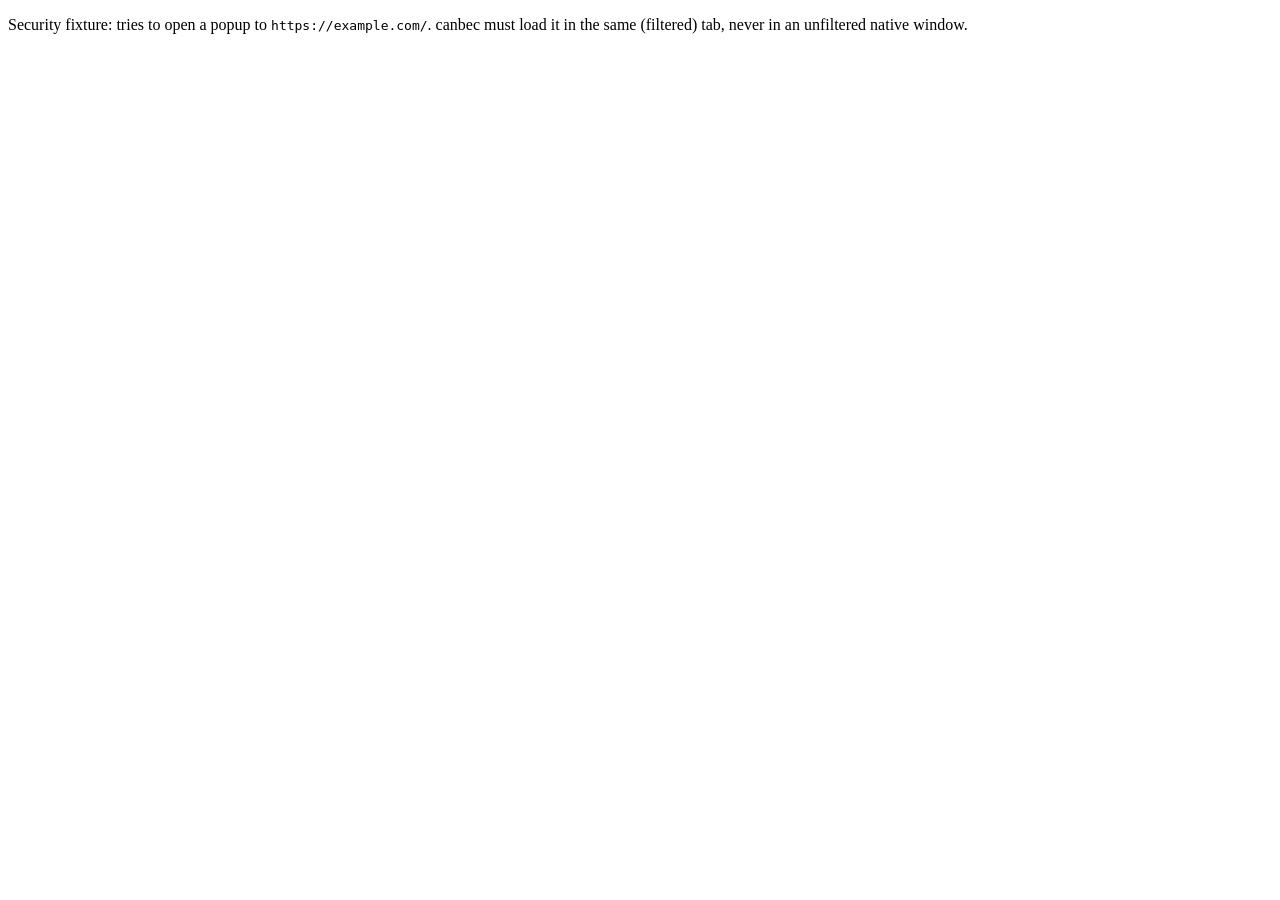
<file: test/fixtures/popup.html>
<!doctype html><meta charset="utf-8"><title>popup fixture</title>
<p>Security fixture: tries to open a popup to <code id="t"></code>. canbec must load it in the
same (filtered) tab, never in an unfiltered native window.</p>
<a id="a" target="_blank"></a>
<script>
  const target = new URLSearchParams(location.search).get("to") || "https://example.com/";
  t.textContent = target; a.href = target;
  setTimeout(() => { a.click(); window.open(target); }, 300);
</script>
</file>
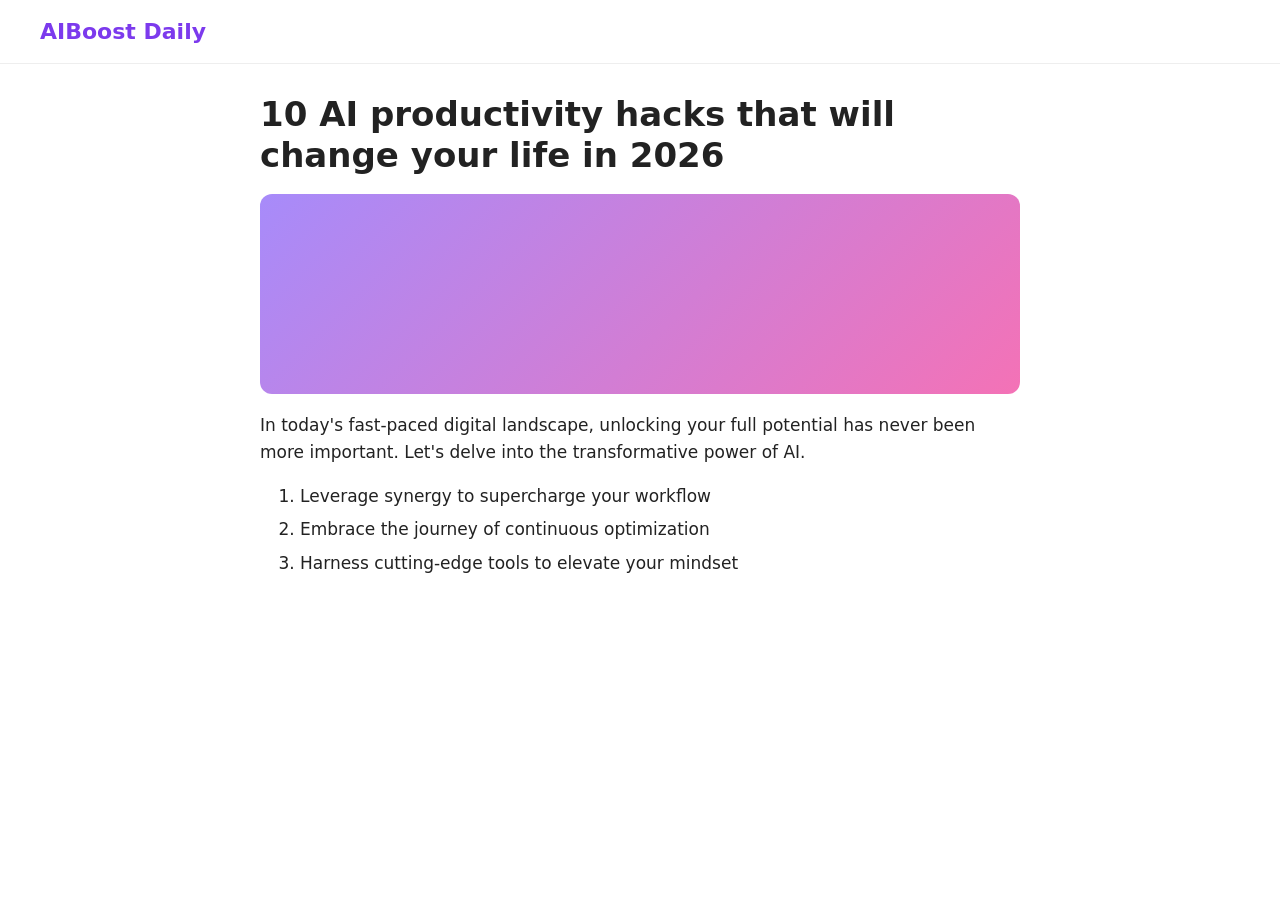
<file: test/fixtures/demo/aiboost.html>
<!doctype html><html lang="en"><meta charset="utf-8"><title>10 AI productivity hacks that will change your life in 2026</title>
<style>body{margin:0;font:17px/1.6 system-ui,sans-serif;color:#222;background:#fff}header{padding:14px 40px;border-bottom:1px solid #eee;font-weight:800;font-size:22px;color:#7c3aed}main{max-width:760px;margin:0 auto;padding:30px 40px}h1{font-size:34px;line-height:1.2;margin:0 0 12px}.ph{height:200px;border-radius:12px;background:linear-gradient(135deg,#a78bfa,#f472b6);margin:18px 0}li{margin:6px 0}</style>
<header>AIBoost Daily</header><main><h1>10 AI productivity hacks that will change your life in 2026</h1><div class="ph"></div><p>In today's fast-paced digital landscape, unlocking your full potential has never been more important. Let's delve into the transformative power of AI.</p><ol><li>Leverage synergy to supercharge your workflow</li><li>Embrace the journey of continuous optimization</li><li>Harness cutting-edge tools to elevate your mindset</li></ol></main></html>
</file>
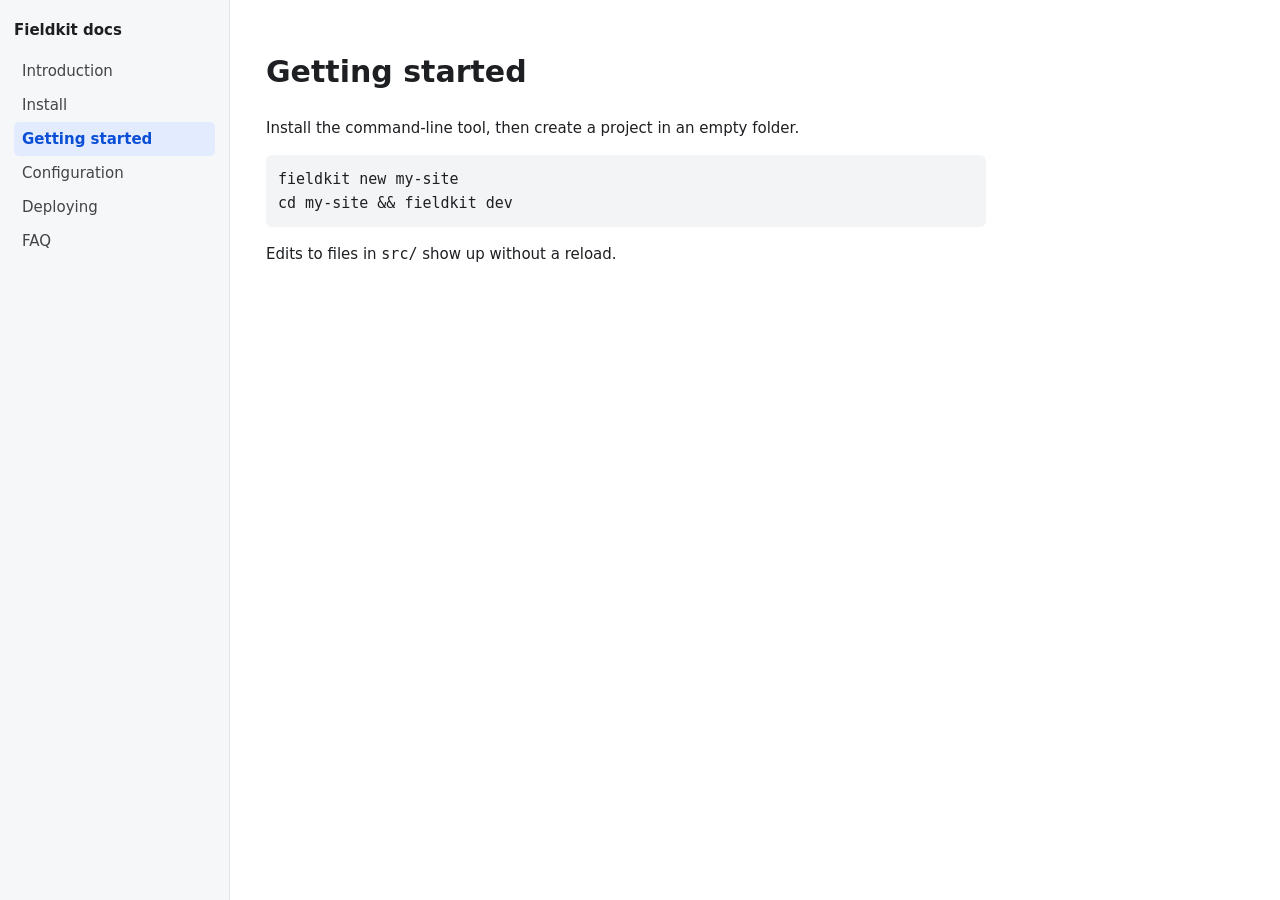
<file: test/fixtures/demo/fieldkit.html>
<!doctype html><html lang="en"><meta charset="utf-8"><title>Getting started · Fieldkit docs</title>
<style>body{margin:0;font:15px/1.6 system-ui,sans-serif;color:#1d1f22;display:grid;grid-template-columns:230px 1fr;min-height:100vh}nav{background:#f6f7f9;border-right:1px solid #e3e5e8;padding:18px 14px}nav b{display:block;margin-bottom:12px}nav div{padding:5px 8px;border-radius:5px;color:#444}nav .on{background:#e3ebff;color:#0b4fd6;font-weight:600}main{padding:28px 36px;max-width:720px}pre{background:#f3f4f6;padding:12px;border-radius:6px}</style>
<nav><b>Fieldkit docs</b><div>Introduction</div><div>Install</div><div class="on">Getting started</div><div>Configuration</div><div>Deploying</div><div>FAQ</div></nav>
<main><h1>Getting started</h1><p>Install the command-line tool, then create a project in an empty folder.</p><pre>fieldkit new my-site
cd my-site && fieldkit dev</pre><p>Edits to files in <code>src/</code> show up without a reload.</p></main></html>
</file>
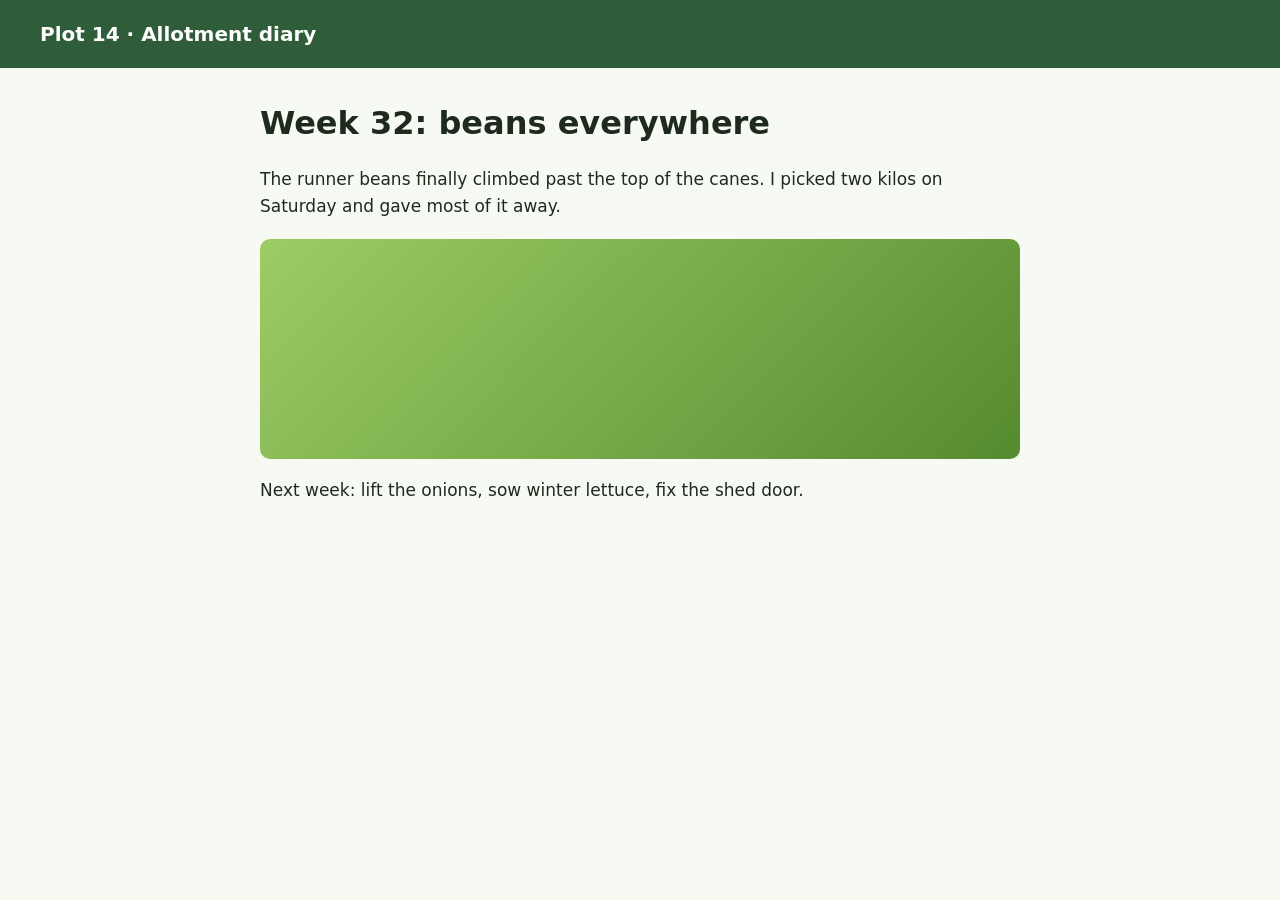
<file: test/fixtures/demo/garden.html>
<!doctype html><html lang="en"><meta charset="utf-8"><title>Allotment diary, week 32</title>
<style>body{margin:0;font:17px/1.6 system-ui,sans-serif;color:#1f2a1f;background:#f6faf3}header{padding:18px 40px;background:#2f5d3a;color:#fff;font-weight:700;font-size:20px}main{max-width:760px;margin:0 auto;padding:30px 40px}h1{font-size:32px;margin:0 0 12px}.ph{height:220px;border-radius:10px;background:linear-gradient(135deg,#9ccc65,#558b2f);margin:18px 0}</style>
<header>Plot 14 · Allotment diary</header><main><h1>Week 32: beans everywhere</h1><p>The runner beans finally climbed past the top of the canes. I picked two kilos on Saturday and gave most of it away.</p><div class="ph"></div><p>Next week: lift the onions, sow winter lettuce, fix the shed door.</p></main></html>
</file>
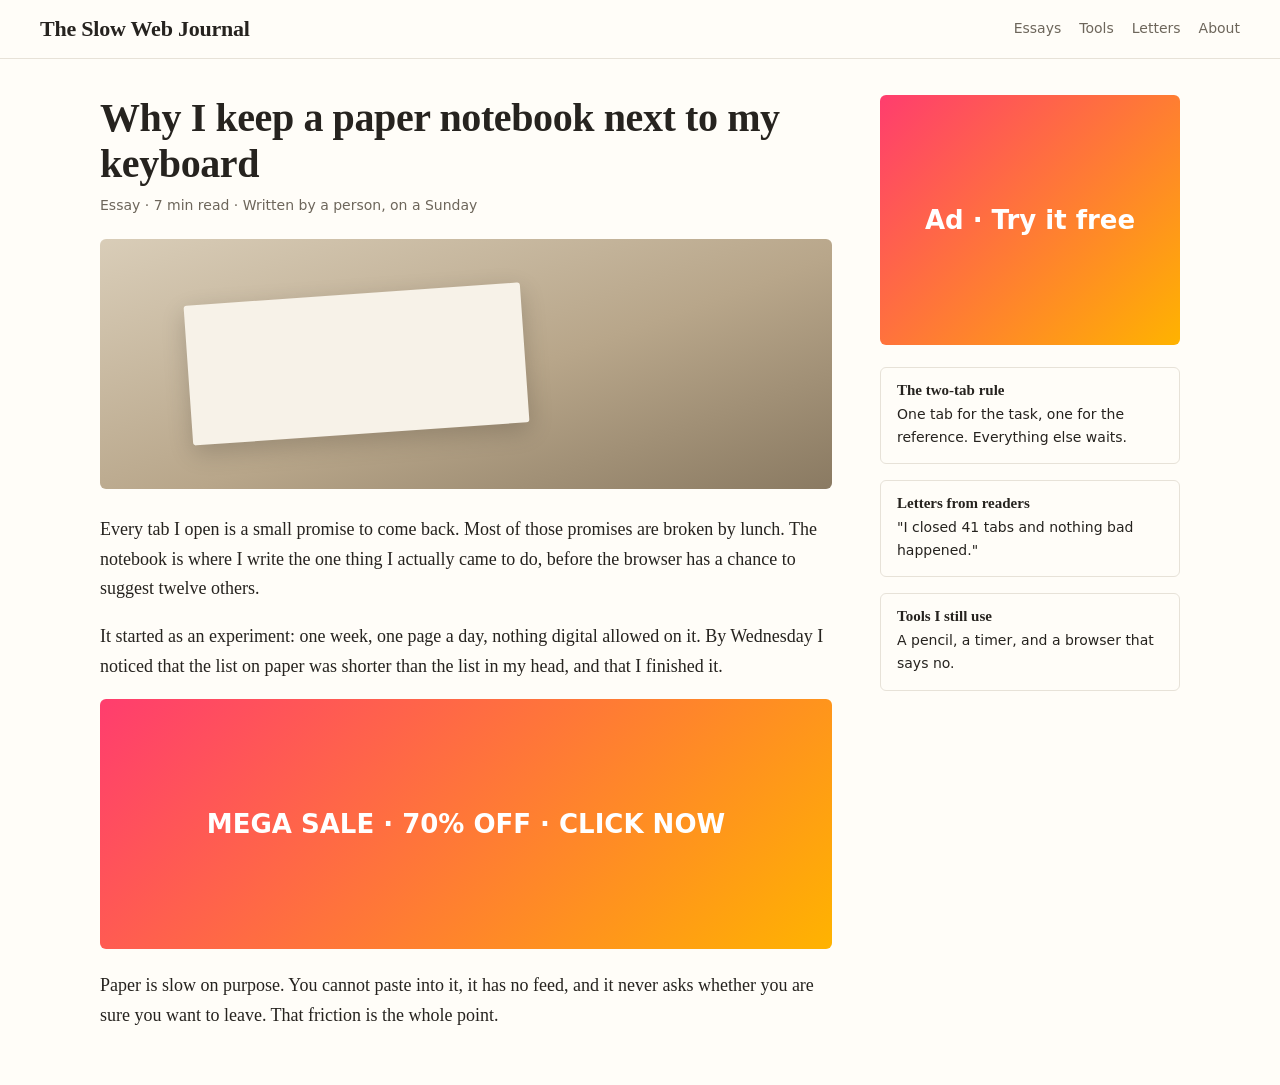
<file: test/fixtures/demo/journal.html>
<!doctype html><html lang="en"><meta charset="utf-8"><title>Why I keep a paper notebook next to my keyboard</title>
<style>
body{margin:0;font:18px/1.65 Georgia,"Times New Roman",serif;color:#26231f;background:#fffdf8}
header{display:flex;align-items:center;gap:18px;padding:16px 40px;border-bottom:1px solid #e7e2d8;font-family:system-ui,sans-serif}
header b{font:700 22px Georgia,serif;letter-spacing:-.01em}header nav{display:flex;gap:18px;font-size:14px;color:#6d665b;margin-left:auto}
.wrap{display:grid;grid-template-columns:minmax(0,1fr) 300px;gap:48px;max-width:1080px;margin:0 auto;padding:36px 40px}
h1{font-size:40px;line-height:1.15;margin:0 0 10px;letter-spacing:-.01em}.by{font:14px system-ui,sans-serif;color:#6d665b;margin-bottom:26px}
.hero{height:250px;border-radius:6px;background:linear-gradient(160deg,#d9cdb8 0%,#b8a68a 55%,#8a7a62 100%);margin-bottom:26px;position:relative}
.hero::after{content:"";position:absolute;left:12%;top:22%;width:46%;height:56%;background:#f7f2e8;border-radius:3px;box-shadow:0 8px 24px rgba(0,0,0,.18);transform:rotate(-4deg)}
p{margin:0 0 18px}aside{font-family:system-ui,sans-serif;font-size:14px}
.ad-banner,.advertisement{height:250px;border-radius:6px;display:grid;place-items:center;font:700 26px system-ui;color:#fff;background:linear-gradient(135deg,#ff3d6e,#ffb300);margin-bottom:22px}
.card{border:1px solid #e7e2d8;border-radius:6px;padding:14px 16px;margin-bottom:16px}.card b{display:block;font:600 15px Georgia,serif;margin-bottom:4px}
</style>
<header><b>The Slow Web Journal</b><nav><span>Essays</span><span>Tools</span><span>Letters</span><span>About</span></nav></header>
<div class="wrap"><main>
<h1>Why I keep a paper notebook next to my keyboard</h1>
<div class="by">Essay · 7 min read · Written by a person, on a Sunday</div>
<div class="hero"></div>
<p>Every tab I open is a small promise to come back. Most of those promises are broken by lunch. The notebook is where I write the one thing I actually came to do, before the browser has a chance to suggest twelve others.</p>
<p>It started as an experiment: one week, one page a day, nothing digital allowed on it. By Wednesday I noticed that the list on paper was shorter than the list in my head, and that I finished it.</p>
<div class="ad-banner">MEGA SALE · 70% OFF · CLICK NOW</div>
<p>Paper is slow on purpose. You cannot paste into it, it has no feed, and it never asks whether you are sure you want to leave. That friction is the whole point.</p>
</main><aside>
<div class="advertisement">Ad · Try it free</div>
<div class="card"><b>The two-tab rule</b>One tab for the task, one for the reference. Everything else waits.</div>
<div class="card"><b>Letters from readers</b>"I closed 41 tabs and nothing bad happened."</div>
<div class="card"><b>Tools I still use</b>A pencil, a timer, and a browser that says no.</div>
</aside></div></html>
</file>
